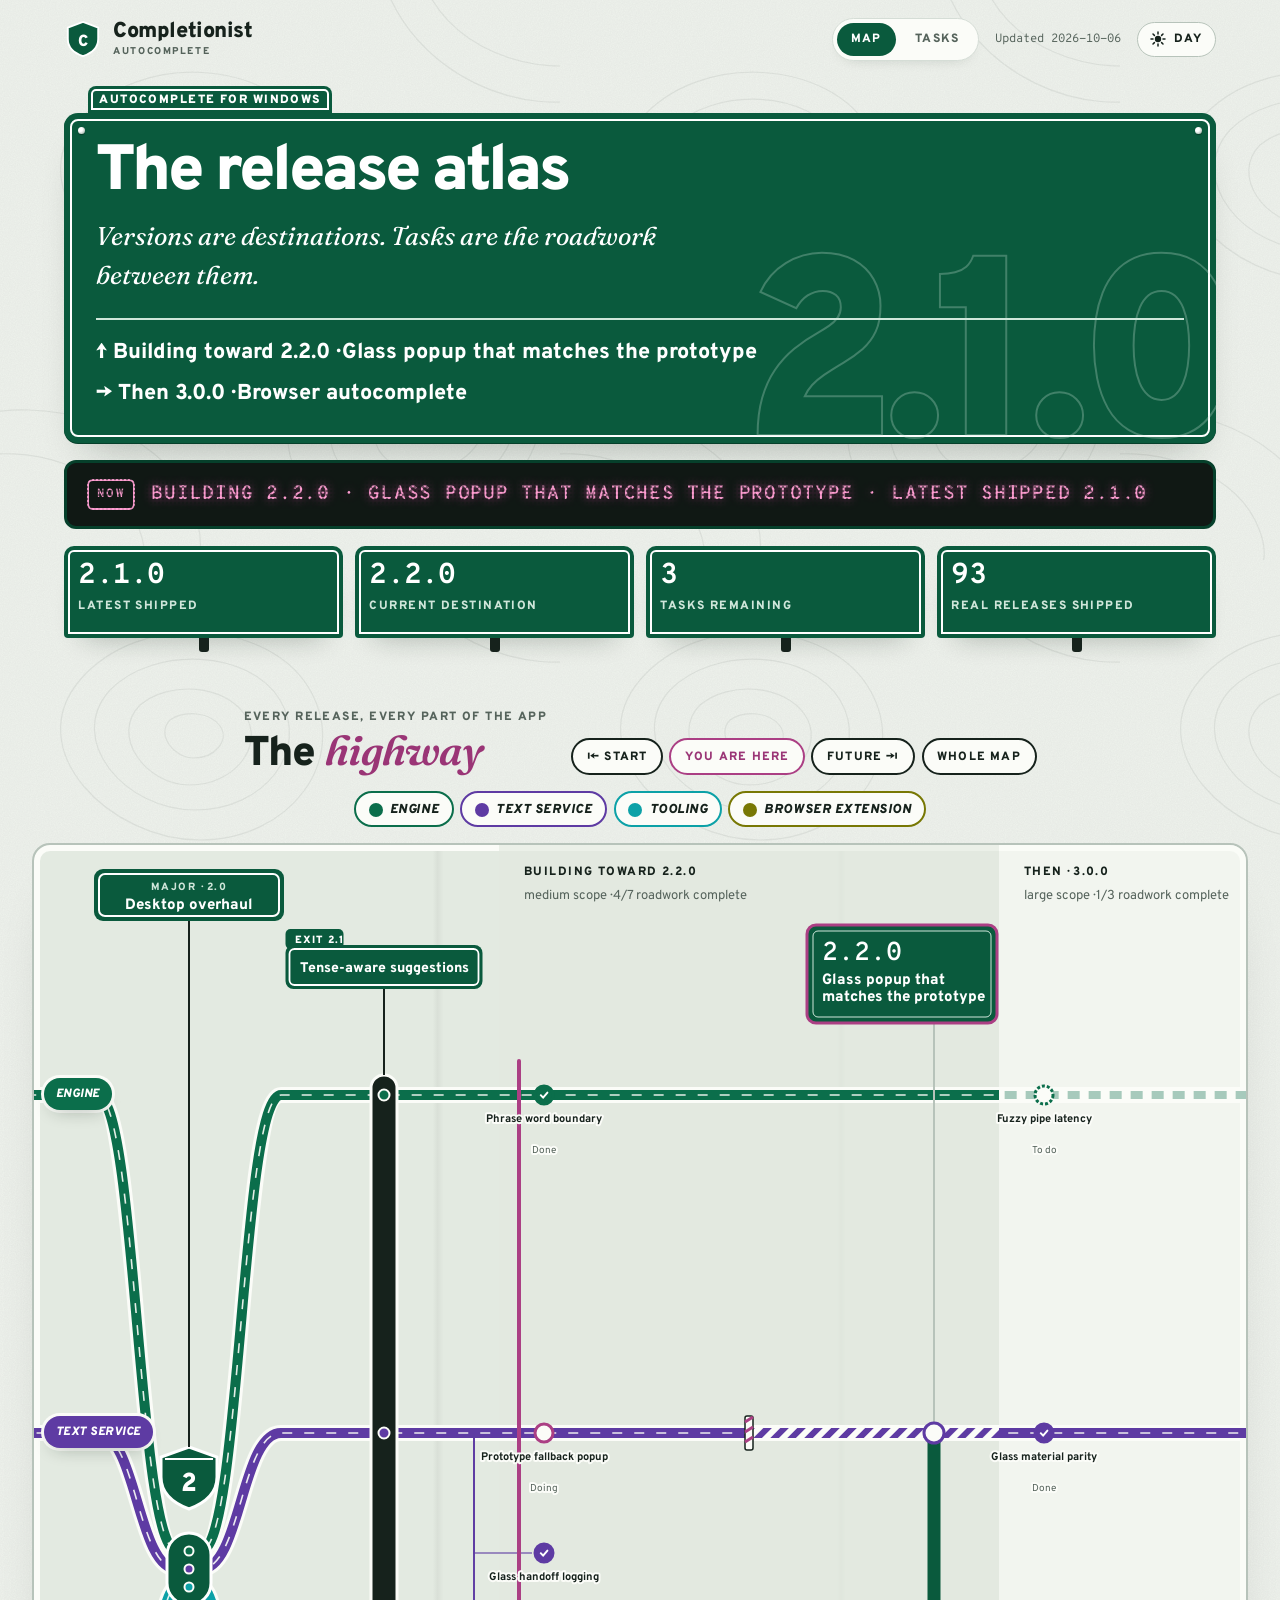
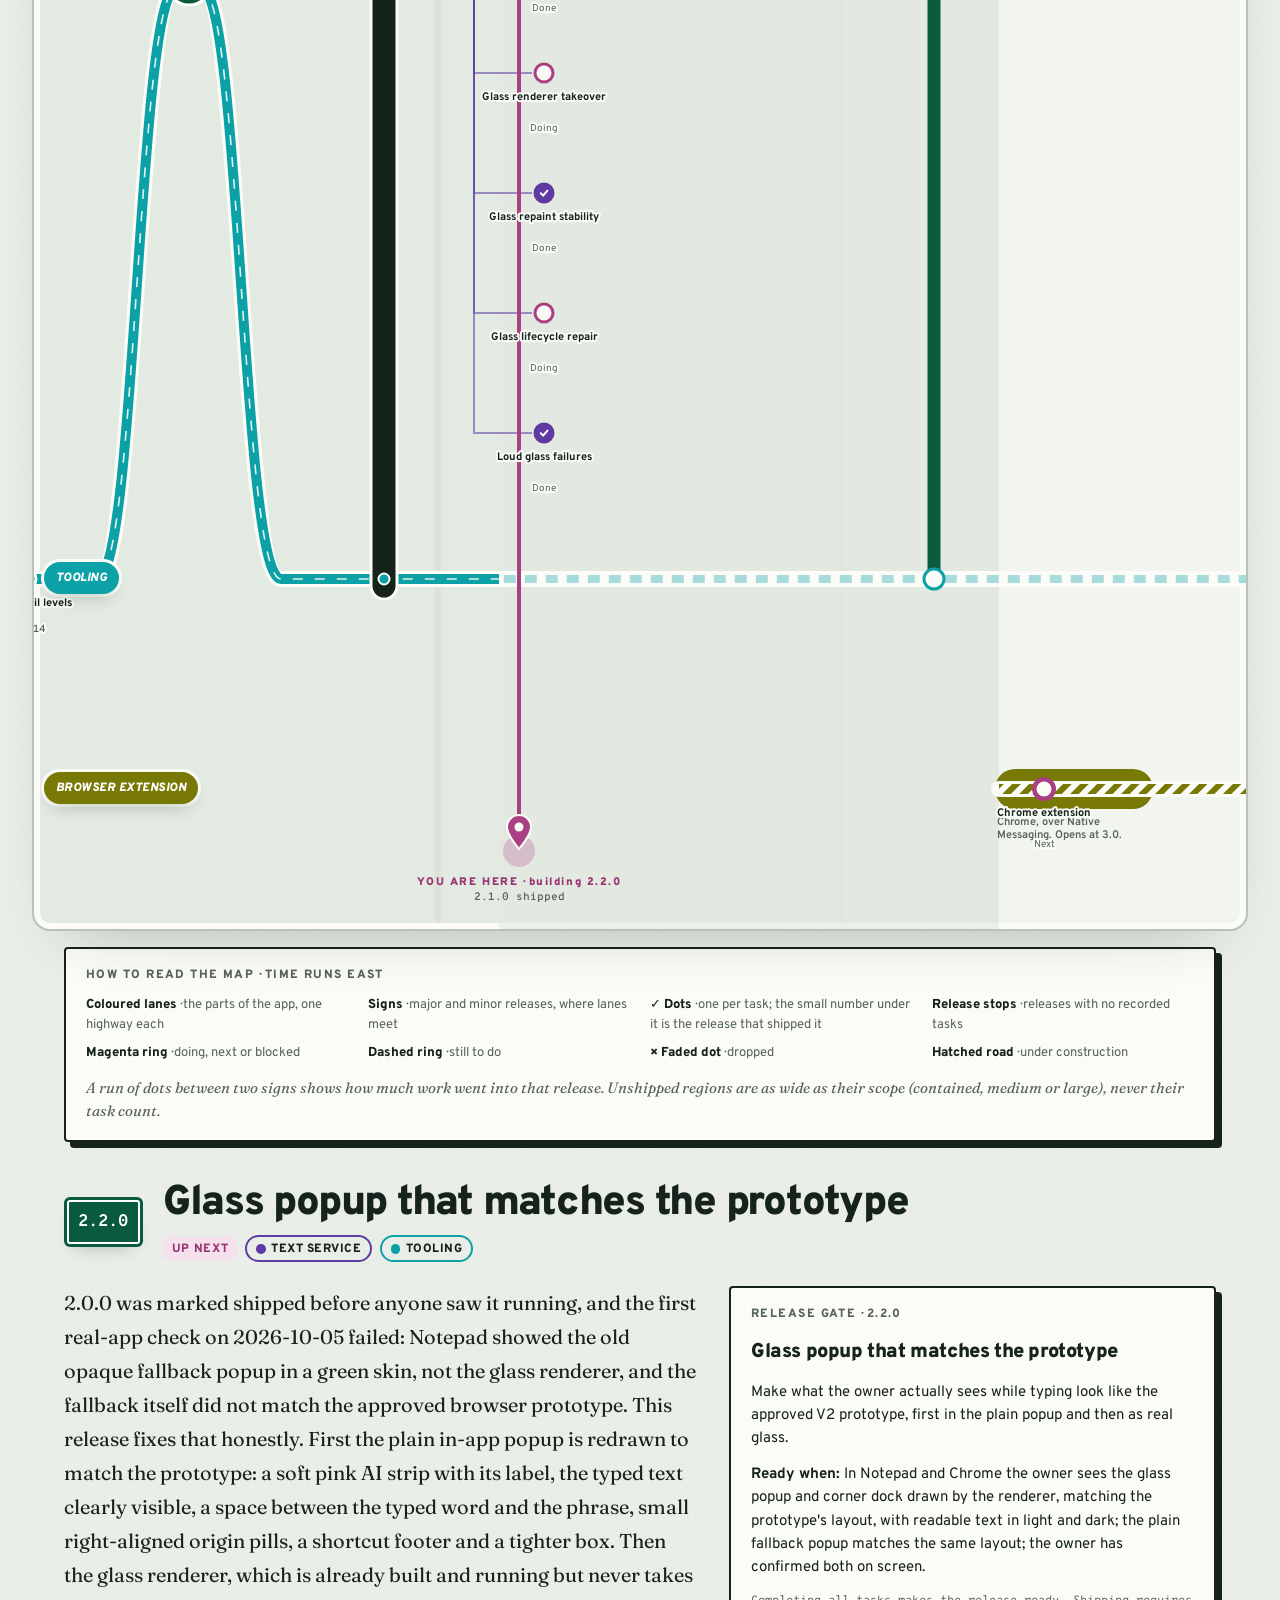
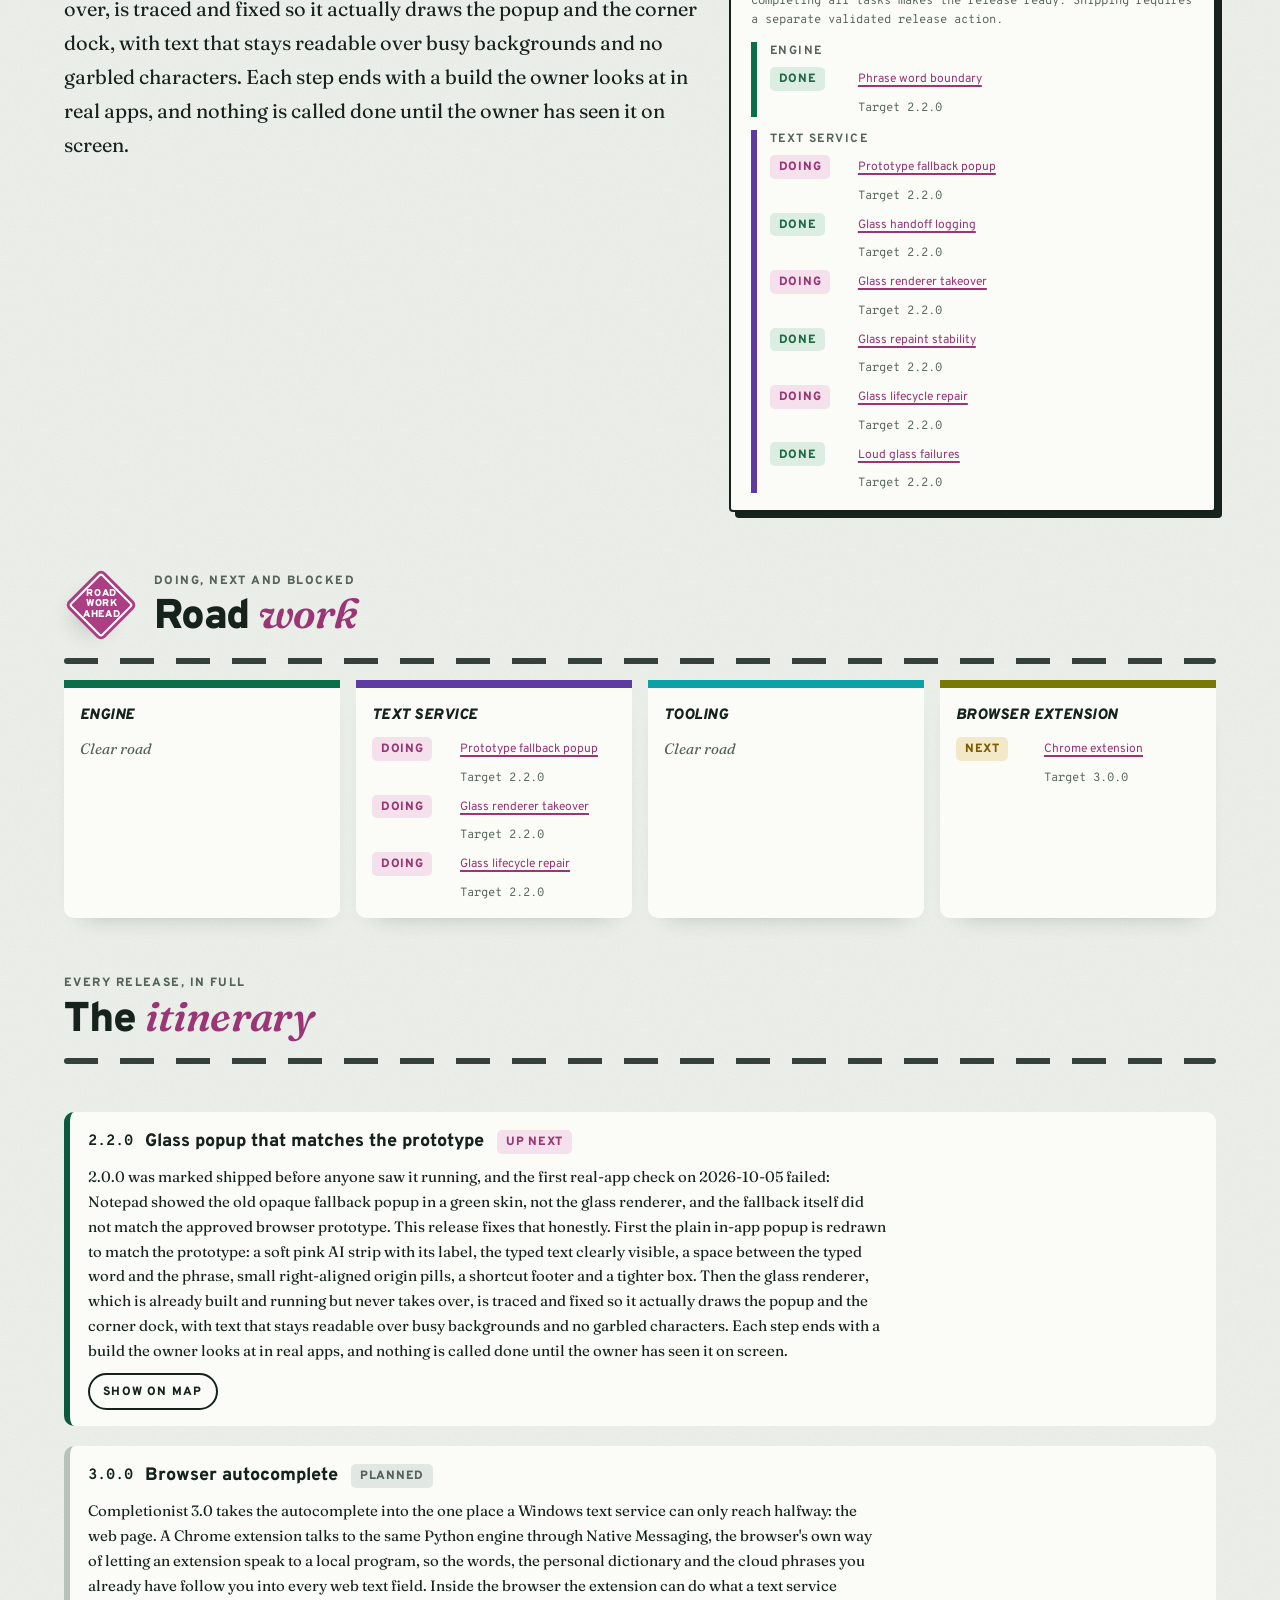
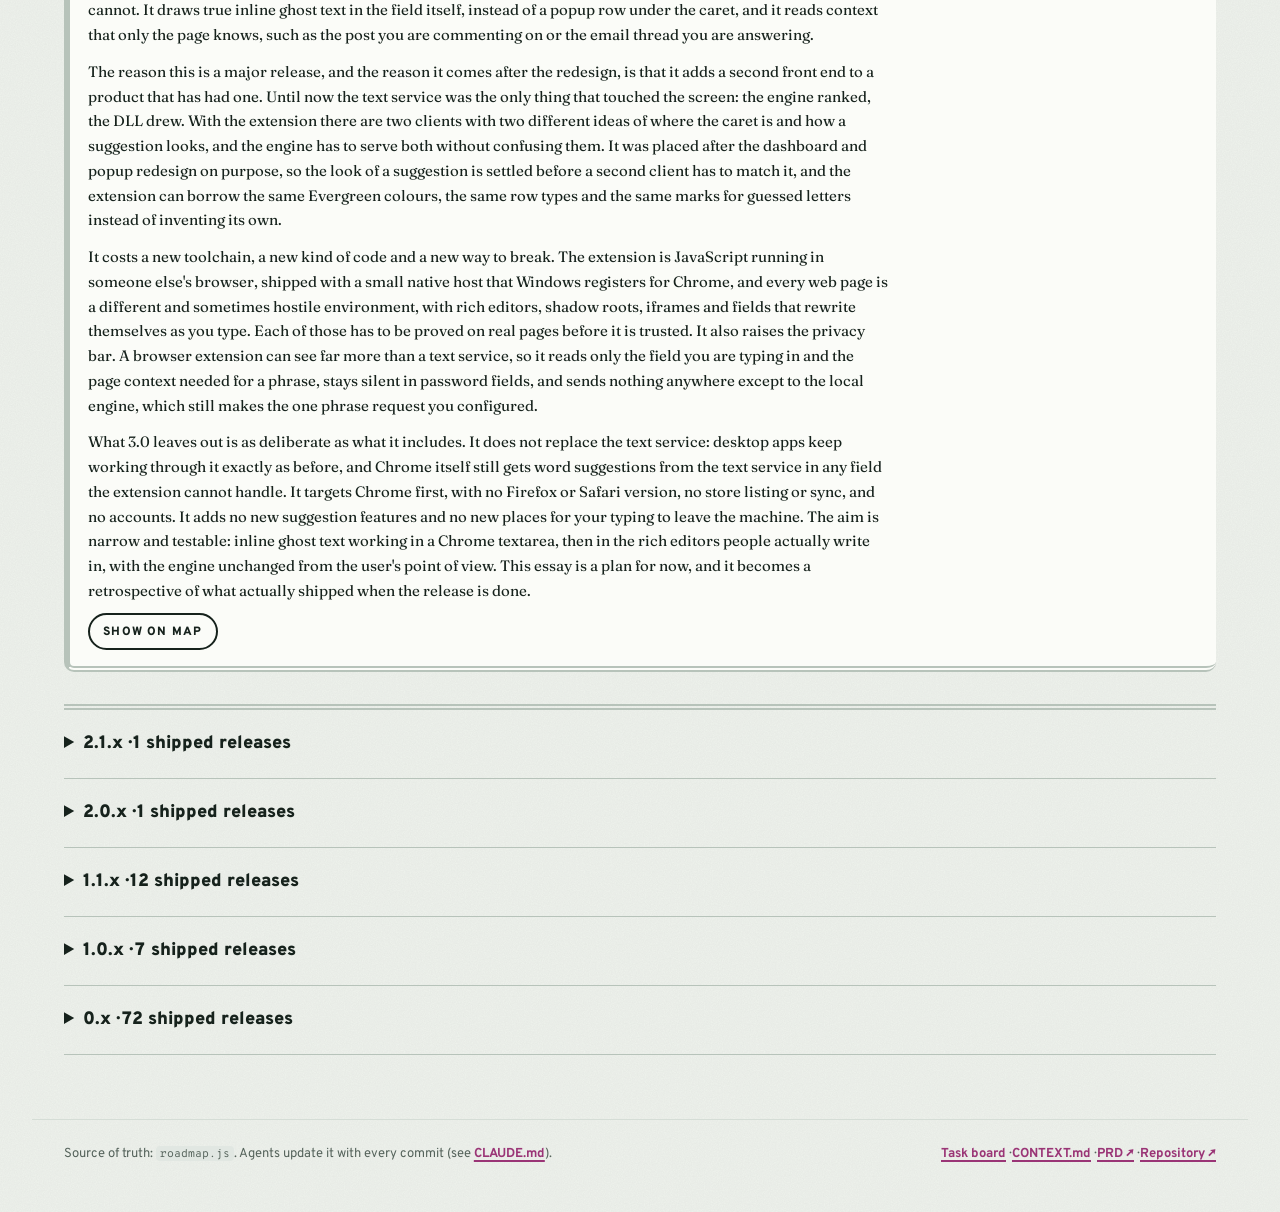
<file: docs/roadmap/index.html>
<!doctype html>
<html lang="en">
<head>
<meta charset="utf-8">
<meta name="viewport" content="width=device-width, initial-scale=1">
<title>Completionist Roadmap</title>
<link rel="preconnect" href="https://fonts.googleapis.com">
<link rel="preconnect" href="https://fonts.gstatic.com" crossorigin>
<link rel="stylesheet" href="https://fonts.googleapis.com/css2?family=Fraunces:ital,opsz,wght@0,9..144,400;0,9..144,600;0,9..144,900;1,9..144,400;1,9..144,600&family=Overpass:ital,wght@0,400;0,600;0,700;0,800;0,900;1,800;1,900&family=Overpass+Mono:wght@400;600;700&display=swap">
<link rel="stylesheet" href="theme.css">
<style>
.map-sec { display: grid; gap: 1rem; padding-block: 1rem 0; }
.map-ctl { display: flex; flex-wrap: wrap; gap: .4rem; }
.ctl { font-weight: 800; font-size: var(--fs-xs); letter-spacing: .1em; text-transform: uppercase; padding: .5rem .85rem .4rem; border-radius: 999px; border: 2px solid var(--ink); background: var(--surface); cursor: pointer; }
.ctl:hover { background: var(--ink); color: var(--paper); }
.ctl[aria-pressed="true"] { background: var(--sign); color: var(--sign-ink); border-color: var(--sign); }
.ctl-now { border-color: var(--accent); color: var(--accent-ink); }
.hw-chips { display: flex; flex-wrap: wrap; gap: .4rem; }
.hw-chip { display: inline-flex; align-items: center; gap: .45rem; font-weight: 900; font-style: italic; font-size: var(--fs-s); text-transform: uppercase; letter-spacing: .04em; padding: .4rem .8rem .3rem; border-radius: 999px; border: 2px solid var(--hw); color: var(--ink); background: var(--surface); cursor: pointer; }
.hw-chip i { width: 14px; height: 14px; border-radius: 50%; background: var(--hw); }
.hw-chip[aria-pressed="true"] { background: var(--hw); color: var(--sign-ink); }
.map-frame { position: relative; margin-inline: 16px; border-radius: 18px; border: 2px solid var(--line-strong); overflow: hidden;
  background: linear-gradient(90deg, transparent 32.9%, rgb(0 0 0 / .045) 33.3%, transparent 33.8%, transparent 66.2%, rgb(0 0 0 / .045) 66.6%, transparent 67%), var(--paper-2);
  box-shadow: 0 30px 60px -40px var(--shadow), inset 0 0 0 6px var(--surface); }
@media (min-width: 760px) { .map-frame { margin-inline: 32px; } }
.map-scroll { overflow-x: auto; overflow-y: hidden; overscroll-behavior-x: contain; cursor: grab; }
.map-scroll.dragging { cursor: grabbing; user-select: none; }
.map-scroll:focus-visible { outline-offset: -4px; }
.map-inner { position: relative; }
.map-inner svg { position: absolute; inset: 0; overflow: visible; }
.lane-tags { position: sticky; left: 0; width: 150px; z-index: 2; pointer-events: none; opacity: 0; transition: opacity .2s; }
.lane-tags.show { opacity: 1; }
.lane-tag { position: absolute; left: 10px; background: var(--hw); color: var(--sign-ink); font-weight: 900; font-style: italic; font-size: var(--fs-xs); text-transform: uppercase; letter-spacing: .04em; padding: .45rem .75rem .35rem; border-radius: 999px; box-shadow: 0 8px 18px -8px var(--shadow), 0 0 0 3px var(--surface); white-space: nowrap; }
.fit .map-scroll { overflow: hidden; cursor: default; }
.fit .map-inner { width: 100% !important; height: auto !important; }
.fit .map-inner svg { position: static; width: 100%; height: auto; }
.fit .lane-tags { display: none; }
.stn { cursor: pointer; outline: none; }
.stn .hit { transition: stroke .15s; }
.stn:hover .hit, .stn:focus-visible .hit { stroke: var(--ink); stroke-width: 2; stroke-dasharray: 3 3; }
.stn.on .hit { stroke: var(--accent); stroke-width: 3; stroke-dasharray: none; }
.dim { opacity: .18; transition: opacity .2s; }
.halo { transform-box: fill-box; transform-origin: center; animation: halo 1.8s ease-out infinite; }
@keyframes halo { from { opacity: .9; transform: scale(1); } to { opacity: 0; transform: scale(1.6); } }
.pin-pulse { transform-box: fill-box; transform-origin: center; animation: halo 2.2s ease-out infinite; }
.hero { display: grid; gap: 1.1rem; padding-block: .5rem 2.5rem; }
.hero .exit-tab { justify-self: start; margin-bottom: -1.1rem; margin-left: 1.5rem; position: relative; z-index: 1; }
.hero-sign { padding: clamp(1.75rem, 5vw, 3.5rem); overflow: hidden; display: grid; gap: .9rem; }
.hero-name { font-weight: 900; font-size: clamp(2.1rem, 9.6vw, 6.4rem); line-height: .9; letter-spacing: -.045em; overflow-wrap: anywhere; position: relative; }
.hero-tag { font-family: var(--serif); font-style: italic; font-size: clamp(1.1rem, 2.6vw, 1.6rem); max-width: 36rem; position: relative; }
.hero-ghost { position: absolute; right: -1rem; bottom: -3.5rem; font-weight: 900; font-size: clamp(7rem, 26vw, 16rem); line-height: 1; letter-spacing: -.06em; color: transparent; -webkit-text-stroke: 2px var(--sign-dim); opacity: .28; pointer-events: none; }
.hero-arrows { list-style: none; margin: .5rem 0 0; padding: 1rem 0 0; border-top: 2px solid var(--sign-dim); display: grid; gap: .45rem; font-weight: 800; font-size: clamp(1rem, 2.4vw, 1.35rem); position: relative; }
.vms { display: grid; grid-template-columns: auto 1fr; gap: 1rem; align-items: center; background: var(--vms); color: var(--vms-ink); border-radius: 12px; padding: 1rem 1.25rem; border: 3px solid var(--sign-deep); position: relative; overflow: hidden; }
.vms::after { content: ""; position: absolute; inset: 0; pointer-events: none; background: radial-gradient(circle, transparent 55%, var(--vms) 60%) 0 0 / 4px 4px; opacity: .55; }
.vms-lbl { font-family: var(--mono); font-weight: 700; font-size: var(--fs-xs); letter-spacing: .2em; text-transform: uppercase; border: 2px solid currentColor; border-radius: 6px; padding: .25rem .5rem; }
.vms-text { font-family: var(--mono); font-weight: 600; font-size: clamp(.95rem, 2.2vw, 1.2rem); text-transform: uppercase; letter-spacing: .04em; text-shadow: 0 0 10px var(--accent); overflow-wrap: anywhere; }
.posts { list-style: none; margin: 0; padding: 0 0 .9rem; display: grid; grid-template-columns: repeat(auto-fit, minmax(9.5rem, 1fr)); gap: .75rem; }
.post { background: var(--sign); color: var(--sign-ink); border-radius: 10px 10px 4px 4px; padding: 1rem .9rem 1.4rem; display: grid; gap: .35rem; outline: 2px solid var(--sign-ink); outline-offset: -6px; box-shadow: 0 18px 28px -20px var(--shadow); position: relative; }
.post::after { content: ""; position: absolute; left: 50%; bottom: -14px; width: 10px; height: 14px; margin-left: -5px; background: var(--ink); border-radius: 0 0 3px 3px; }
.post b { font-weight: 900; font-size: 2.3rem; line-height: 1; letter-spacing: -.03em; }
.post b small { font-size: .45em; opacity: .8; }
.post span { font-weight: 800; font-size: var(--fs-xs); letter-spacing: .12em; text-transform: uppercase; color: var(--sign-dim); }
.legend { margin-top: 1rem; display: grid; grid-template-columns: auto 1fr; gap: 1rem 1.5rem; padding: 1.1rem 1.25rem; background: var(--surface); border: 2px solid var(--ink); border-radius: 4px; box-shadow: 6px 6px 0 var(--ink); }
.key { list-style: none; margin: .6rem 0 0; padding: 0; display: grid; grid-template-columns: repeat(auto-fill, minmax(15rem, 1fr)); gap: .5rem 1.25rem; font-size: var(--fs-s); }
.key li { display: flex; align-items: center; gap: .6rem; }
.key svg { flex: none; overflow: visible; }
.key span { color: var(--muted); }
.key span b { color: var(--ink); font-weight: 800; }
.key-note { margin-top: .8rem; font-family: var(--serif); font-style: italic; color: var(--muted); }
@media (max-width: 640px) { .legend { grid-template-columns: 1fr; } .compass { display: none; } }
.mono { font-family: var(--mono); }
.hw-tag { display: inline-flex; align-items: center; gap: .35rem; font-weight: 800; font-size: var(--fs-xs); letter-spacing: .04em; text-transform: uppercase; padding: .15rem .55rem .1rem; border-radius: 999px; border: 2px solid var(--hw); }
.hw-tag i { width: .6rem; height: .6rem; border-radius: 50%; background: var(--hw); }
/* Travel guide */
.guide { padding-block: 2.5rem 1rem; }
.gd { display: grid; gap: 1.5rem; }
.gd-head { display: flex; align-items: center; gap: 1.25rem; flex-wrap: wrap; }
.gd-head h3 { font-weight: 900; font-size: clamp(1.6rem, 4vw, 2.6rem); line-height: 1.05; letter-spacing: -.03em; }
.gd-meta { display: flex; flex-wrap: wrap; align-items: center; gap: .5rem; margin-top: .6rem; }
.gd-meta time { font-family: var(--mono); font-size: var(--fs-xs); color: var(--muted); }
.plate { font-family: var(--mono); font-weight: 700; font-size: 1.05rem; background: var(--sign); color: var(--sign-ink); padding: .75rem .9rem; border-radius: 6px; outline: 2px solid var(--sign-ink); outline-offset: -5px; box-shadow: 0 10px 18px -12px var(--shadow); }
.exit-stack { display: grid; justify-items: start; }
.exit-sign { font-family: var(--mono); font-weight: 700; padding: 1.5rem 2rem .9rem; border-radius: 0 12px 12px 12px; }
.shield { flex: none; filter: drop-shadow(0 8px 10px var(--shadow)); }
.gd-body { display: grid; gap: 2rem; align-items: start; }
@media (min-width: 900px) { .gd-body.has-box { grid-template-columns: minmax(0, 1.3fr) minmax(0, 1fr); } }
.prose { font-family: var(--serif); font-size: 1.125rem; line-height: 1.7; }
.prose.big { font-size: 1.25rem; }
.drop::first-letter { font-family: var(--serif); font-weight: 900; float: left; font-size: 4.2em; line-height: .8; padding: .08em .12em 0 0; color: var(--sign); }
.essay { font-family: var(--serif); font-size: 1.05rem; line-height: 1.7; columns: 2 22rem; column-gap: 2.5rem; column-rule: 2px dashed var(--line-strong); }
.essay p + p { margin-top: 1em; }
.gd-count { font-family: var(--mono); font-size: var(--fs-xs); color: var(--muted); margin-top: .8rem; }
.g-list { list-style: none; margin: 1.25rem 0 0; padding: 0; display: grid; gap: .5rem; }
.g-box { background: var(--surface); border: 2px solid var(--ink); border-radius: 4px; box-shadow: 6px 6px 0 var(--ink); padding: 1.1rem 1.25rem; display: grid; gap: .8rem; }
.g-goal { font-weight: 900; font-size: 1.25rem; letter-spacing: -.02em; }
.g-done { font-size: var(--fs-s); }
.g-meter { display: grid; grid-template-columns: 8rem 1fr auto; gap: .6rem; align-items: center; font-size: var(--fs-xs); font-weight: 800; }
.g-group { border-left: 6px solid var(--hw); padding-left: .8rem; display: grid; gap: .4rem; }
.g-group h4 { font-size: var(--fs-xs); letter-spacing: .12em; text-transform: uppercase; color: var(--muted); }
.g-group ul, .work-col ul { list-style: none; margin: 0; padding: 0; display: grid; gap: .45rem; }
.g-task { display: grid; grid-template-columns: 5rem 3.2rem minmax(0, 1fr); gap: .5rem; align-items: baseline; font-size: var(--fs-s); }
.g-task a { font-size: var(--fs-xs); }
/* Road work */
.work { padding-block: 2.5rem 1rem; display: grid; gap: 1rem; }
.work-title { display: flex; align-items: center; gap: 1rem; }
.work-cols { display: grid; grid-template-columns: repeat(auto-fit, minmax(15rem, 1fr)); gap: 1rem; }
.work-col { border-top: 8px solid var(--hw); background: var(--surface); border-radius: 0 0 var(--r) var(--r); padding: 1rem; display: grid; gap: .6rem; align-content: start; box-shadow: 0 14px 24px -20px var(--shadow); }
.work-col h3 { font-weight: 900; font-style: italic; text-transform: uppercase; font-size: var(--fs-m); letter-spacing: .03em; }
.clear { font-family: var(--serif); font-style: italic; color: var(--muted); }
/* Itinerary */
.itinerary { padding-block: 2.5rem 1rem; display: grid; gap: 1rem; }
.itin-major { display: grid; gap: 1.25rem; padding-block: 2rem; border-bottom: 6px double var(--line-strong); }
.itin-head { display: flex; align-items: center; gap: 1rem; }
.itin-head h3 { font-weight: 900; font-size: clamp(1.4rem, 3.5vw, 2.1rem); letter-spacing: -.03em; }
.itin-rel { display: grid; gap: .6rem; padding: 1rem 1.1rem; background: var(--surface); border-radius: var(--r); border-left: 6px solid var(--line-strong); justify-items: start; scroll-margin-top: 1rem; }
.itin-minor { border-left-color: var(--sign); }
.itin-rel header { display: flex; flex-wrap: wrap; align-items: center; gap: .5rem .8rem; }
.itin-rel .ver { font-weight: 700; }
.itin-rel h4 { font-weight: 800; font-size: var(--fs-l); }
.itin-rel time { font-family: var(--mono); font-size: var(--fs-xs); color: var(--muted); }
.itin-text { font-family: var(--serif); line-height: 1.65; max-width: 50rem; }
.itin-text p + p { margin-top: .8em; }

.g-task { grid-template-columns: 5rem minmax(0,1fr); }
.g-task .meta { grid-column: 2; }
.itin-history { padding-block: 1.25rem; border-bottom: 1px solid var(--line-strong); }
.itin-history summary { cursor: pointer; font-weight: 900; font-size: var(--fs-l); }
.hero-name { font-size: clamp(2.1rem,6vw,4rem); }
.hero-sign { padding: 2rem; }
.legend { grid-template-columns: 1fr; }
.map-inner svg text { fill: var(--ink); }
.post b { font-family: var(--mono); font-size: 1.8rem; }
</style>
</head>
<body>
<header class="wrap">
  <div class="topbar">
    <a class="brand" href="index.html" aria-label="Completionist roadmap, map">
      <svg class="brand-mark" viewBox="0 0 40 40" aria-hidden="true"><path d="M20 2 36 8v12c0 9-7 15-16 18C11 35 4 29 4 20V8Z" style="fill:var(--sign);stroke:var(--sign-ink);stroke-width:2"/><text x="20" y="27" text-anchor="middle" style="fill:var(--sign-ink);font:900 17px var(--display)">C</text></svg>
      <span class="brand-word">Completionist<small>autocomplete</small></span>
    </a>
    <div class="topbar-side">
      <nav class="pages" aria-label="Roadmap pages"><a href="index.html" aria-current="page">Map</a><a href="tasks.html">Tasks</a></nav>
      <p class="meta">Updated <time id="updated">…</time></p>
      <button type="button" class="theme-btn" id="theme"></button>
    </div>
  </div>
</header>
<main>
  <section class="wrap hero" aria-label="Where Completionist is">
    <span class="exit-tab">Autocomplete for Windows</span>
    <div class="sign hero-sign"><span class="hero-ghost" id="hero-ghost" aria-hidden="true"></span>
      <h1 class="hero-name">The release atlas</h1><p class="hero-tag" id="hero-tag"></p><ul class="hero-arrows" id="hero-arrows"></ul></div>
    <div class="vms" role="status"><span class="vms-lbl">Now</span><p class="vms-text" id="vms-text"></p></div>
    <ul class="posts" id="posts" aria-label="Progress"></ul>
  </section>
  <section class="map-sec" aria-labelledby="map-h">
    <div class="wrap sec-head">
      <div class="sec-title"><span class="lbl">Every release, every part of the app</span><h2 id="map-h">The <em>highway</em></h2></div>
      <div class="map-ctl">
        <button type="button" class="ctl" id="go-start">⇤ Start</button>
        <button type="button" class="ctl ctl-now" id="go-now">You are here</button>
        <button type="button" class="ctl" id="go-end">Future ⇥</button>
        <button type="button" class="ctl" id="fit" aria-pressed="false">Whole map</button>
      </div>
    </div>
    <div class="wrap"><div class="hw-chips" id="hw-chips" aria-label="Spotlight a highway"></div></div>
    <div class="map-frame" id="map-frame">
      <div class="map-scroll" id="map-scroll" tabindex="0" role="region" aria-label="Highway map of every release. Scrolls sideways.">
        <div class="map-inner" id="map-inner">
          <div class="lane-tags" id="lane-tags" aria-hidden="true"></div>
          <svg id="map" role="group" aria-label="Releases on the highway map"></svg>
        </div>
      </div>
    </div>
  </section>
  <div class="wrap"><aside class="legend" id="legend" aria-label="Map key"></aside></div>
  <section class="wrap guide" id="guide" aria-live="polite" aria-label="Travel guide"></section>
  <section class="wrap work" aria-labelledby="work-h">
    <div class="sec-head"><div class="work-title"><div class="diamond" aria-hidden="true"><span><b>ROAD<br>WORK<br>AHEAD</b></span></div>
      <div class="sec-title"><span class="lbl">Doing, next and blocked</span><h2 id="work-h">Road <em>work</em></h2></div></div></div>
    <div class="lane-rule"></div><div class="work-cols" id="work-cols"></div>
  </section>
  <section class="wrap itinerary" aria-labelledby="itin-h">
    <div class="sec-head"><div class="sec-title"><span class="lbl">Every release, in full</span><h2 id="itin-h">The <em>itinerary</em></h2></div></div>
    <div class="lane-rule"></div><div id="itin"></div>
  </section>
</main>
<footer class="wrap site">
  <span>Source of truth: <code>roadmap.js</code>. Agents update it with every commit (see <a href="../../CLAUDE.md">CLAUDE.md</a>).</span>
  <span><a href="tasks.html">Task board</a> · <a href="../../CONTEXT.md">CONTEXT.md</a> · <a href="https://github.com/notnotnotnoone/typer/issues/1" target="_blank" rel="noopener">PRD ↗</a> · <a href="https://github.com/notnotnotnoone/typer" target="_blank" rel="noopener">Repository ↗</a></span>
</footer>
<script src="roadmap.js?schema=4"></script>
<script src="common.js?schema=4"></script>
<script src="map-layout.js?schema=4"></script>
<script src="map.js?schema=4"></script>
<script src="page.js?schema=4"></script>
</body>
</html>
</file>
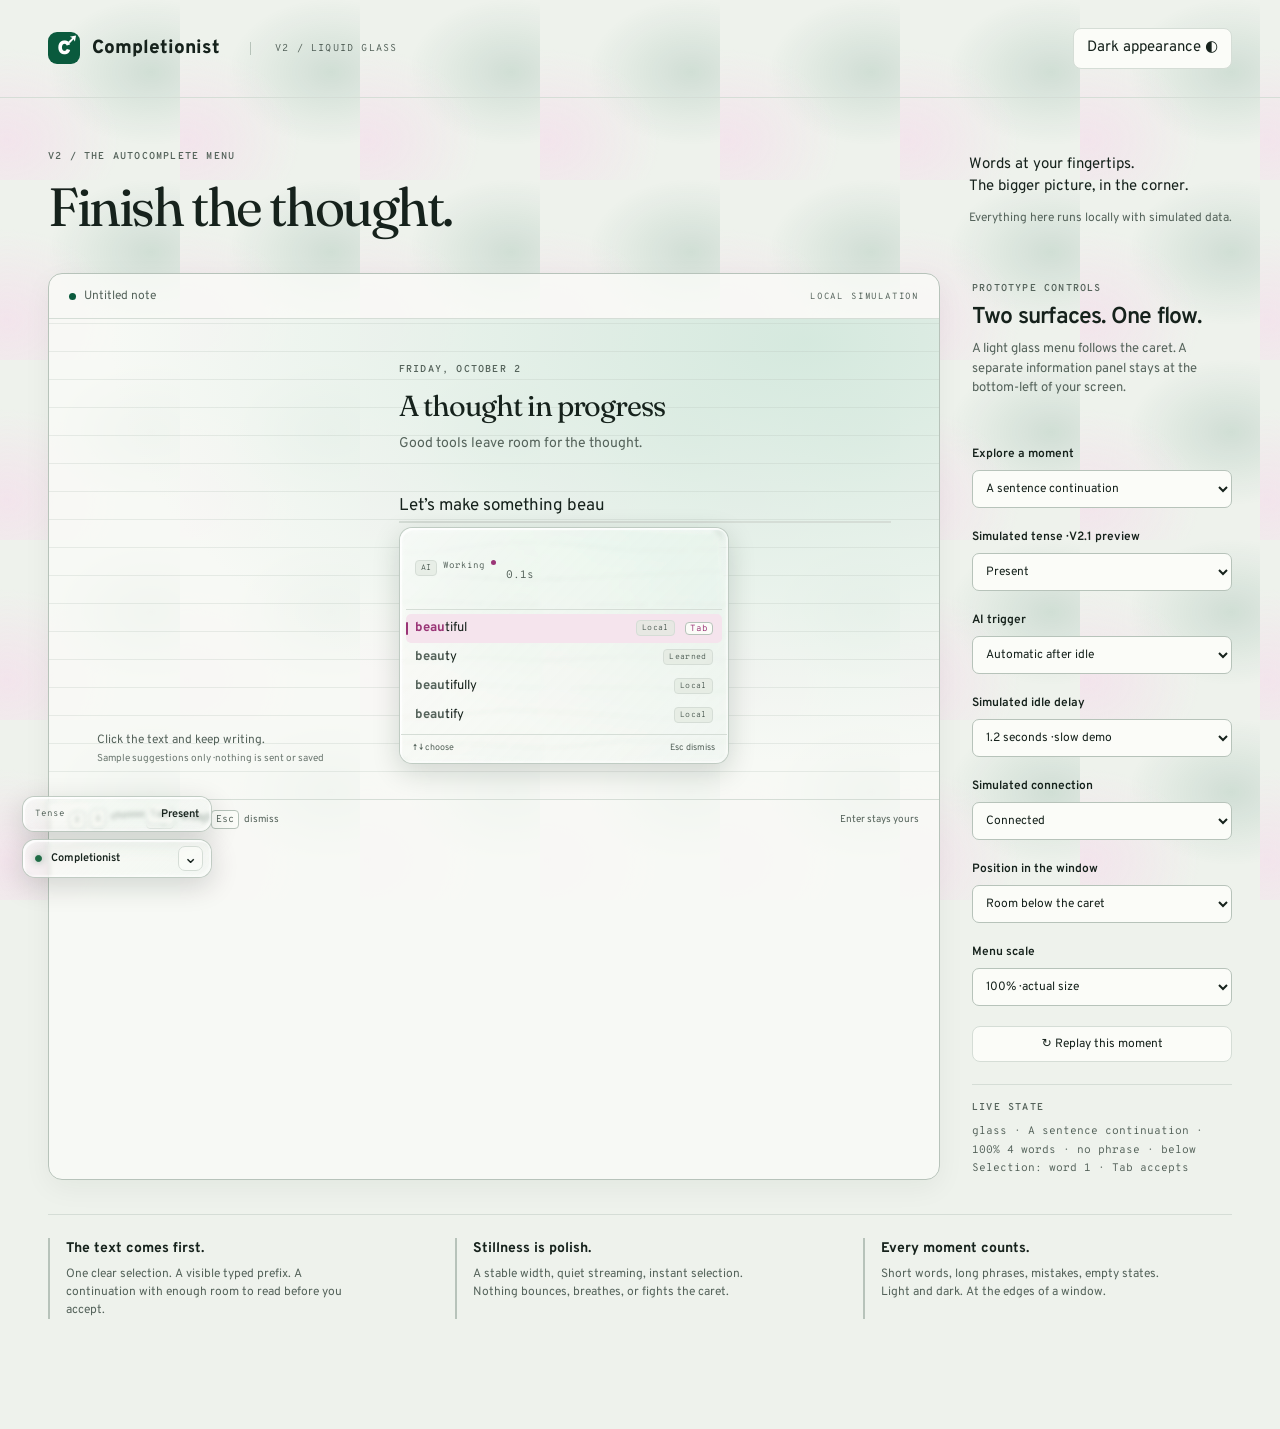
<file: tip/prototype/index.html>
<!doctype html>
<!-- Throwaway liquid-glass prototype. All AI, context, connection and tense data are simulated. -->
<html lang="en" data-theme="light">
<head>
  <meta charset="utf-8">
  <meta name="viewport" content="width=device-width,initial-scale=1">
  <title>Completionist · V2 autocomplete study</title>
  <link href="https://fonts.googleapis.com/css2?family=Fraunces:opsz,wght@9..144,400;9..144,600&family=Overpass:wght@400;500;600;700;800&family=Overpass+Mono:wght@400;600&display=swap" rel="stylesheet">
  <link rel="stylesheet" href="../../docs/roadmap/theme.css">
  <link rel="stylesheet" href="prototype.css">
  <script src="prototype.js" defer></script>
</head>
<body>
  <header class="masthead">
    <a class="wordmark" href="index.html"><span class="brand-symbol" aria-hidden="true">c<span>↗</span></span>Completionist<span class="edition">V2 / LIQUID GLASS</span></a>
    <button id="theme" type="button">Dark appearance ◐</button>
  </header>
  <main>
    <section class="intro">
      <div><p class="eyebrow">V2 / THE AUTOCOMPLETE MENU</p><h1>Finish the thought.</h1></div>
      <p class="intro-copy">Words at your fingertips.<br>The bigger picture, in the corner.<br><span>Everything here runs locally with simulated data.</span></p>
    </section>
    <div class="workbench">
      <section class="canvas" aria-label="Typing preview">
        <div class="canvas-bar"><span class="document-dot"></span><span>Untitled note</span><span class="canvas-label">LOCAL SIMULATION</span></div>
        <div id="stage" class="stage">
          <div class="note-heading"><p class="eyebrow">FRIDAY, OCTOBER 2</p><h2>A thought in progress</h2><p>Good tools leave room for the thought.</p></div>
          <div id="editor" contenteditable="true" role="textbox" aria-label="Try autocomplete here" aria-multiline="true" spellcheck="false" aria-controls="popup">Let’s make something beau</div>
          <div id="popup" class="popup" role="listbox" aria-label="Completion suggestions"></div>
          <div class="stage-note">Click the text and keep writing.<br><span>Sample suggestions only · nothing is sent or saved</span></div>
        </div>
        <div class="canvas-footer"><span><kbd>↑</kbd> <kbd>↓</kbd> choose <kbd>Tab</kbd> accept <kbd>Esc</kbd> dismiss</span><span>Enter stays yours</span></div>
      </section>
      <aside class="inspector">
        <p class="eyebrow">PROTOTYPE CONTROLS</p><h2>Two surfaces. One flow.</h2><p id="direction-copy">A light glass menu follows the caret. A separate information panel stays at the bottom-left of your screen.</p>
        <div class="control-group"><label for="scenario">Explore a moment</label><select id="scenario">
          <option value="word">Completing a word</option><option value="phrase">A sentence continuation</option><option value="correction">A typo correction</option><option value="next">After a space</option><option value="long">A long continuation</option><option value="empty">No suggestions</option><option value="paused">Paused / silent</option>
        </select></div>
        <div class="control-group"><label for="tense">Simulated tense · V2.1 preview</label><select id="tense"><option>Present</option><option>Past</option><option>Future</option><option>Uncertain / mixed</option></select></div>
        <div class="control-group"><label for="trigger">AI trigger</label><select id="trigger"><option value="auto">Automatic after idle</option><option value="manual">Manual · Ctrl+Space</option></select></div>
        <div class="control-group"><label for="delay">Simulated idle delay</label><select id="delay"><option value="1200">1.2 seconds · slow demo</option><option value="350">0.35 seconds · engine default</option><option value="2000">2 seconds</option></select></div>
        <div class="control-group"><label for="connection">Simulated connection</label><select id="connection"><option value="online">Connected</option><option value="offline">Offline · local words available</option></select></div>
        <div class="control-group"><label for="placement">Position in the window</label><select id="placement"><option value="normal">Room below the caret</option><option value="bottom">Near the bottom edge</option><option value="right">Near the right edge</option></select></div>
        <div class="control-group"><label for="scale">Menu scale</label><select id="scale"><option value="1">100% · actual size</option><option value="1.5">150% · closer look</option><option value="2">200% · closer look</option></select></div>
        <button class="replay" id="replay" type="button">↻ Replay this moment</button>
        <div class="state"><p class="eyebrow">LIVE STATE</p><p id="state" role="status" aria-live="polite"></p></div>
      </aside>
    </div>
    <section class="principles" aria-label="Design principles">
      <article><h3>The text comes first.</h3><p>One clear selection. A visible typed prefix. A continuation with enough room to read before you accept.</p></article>
      <article><h3>Stillness is polish.</h3><p>A stable width, quiet streaming, instant selection. Nothing bounces, breathes, or fights the caret.</p></article>
      <article><h3>Every moment counts.</h3><p>Short words, long phrases, mistakes, empty states. Light and dark. At the edges of a window.</p></article>
    </section>
  </main>
  <aside id="info-panel" class="info-panel" aria-label="Completionist information">
    <div id="info-body" class="info-body glass">
      <span class="tense-label">Tense</span><strong id="tense-value">Present</strong>
    </div>
    <div class="info-dock glass"><span id="connection-light" class="connection-light" role="img" aria-label="Connected" title="Connected"></span><span class="dock-brand">Completionist</span><button id="minimize" type="button" aria-expanded="true" aria-controls="info-body" aria-label="Minimize information panel">⌄</button></div>
  </aside>
  <svg class="glass-filter" aria-hidden="true" width="0" height="0"><defs><filter id="glass-distortion" x="-10%" y="-10%" width="120%" height="120%" color-interpolation-filters="sRGB"><feTurbulence type="fractalNoise" baseFrequency=".008 .025" numOctaves="1" seed="17" result="noise"/><feGaussianBlur in="noise" stdDeviation="2" result="softMap"/><feDisplacementMap in="SourceGraphic" in2="softMap" scale="22" xChannelSelector="R" yChannelSelector="G"/></filter></defs></svg>
</body>
</html>
</file>
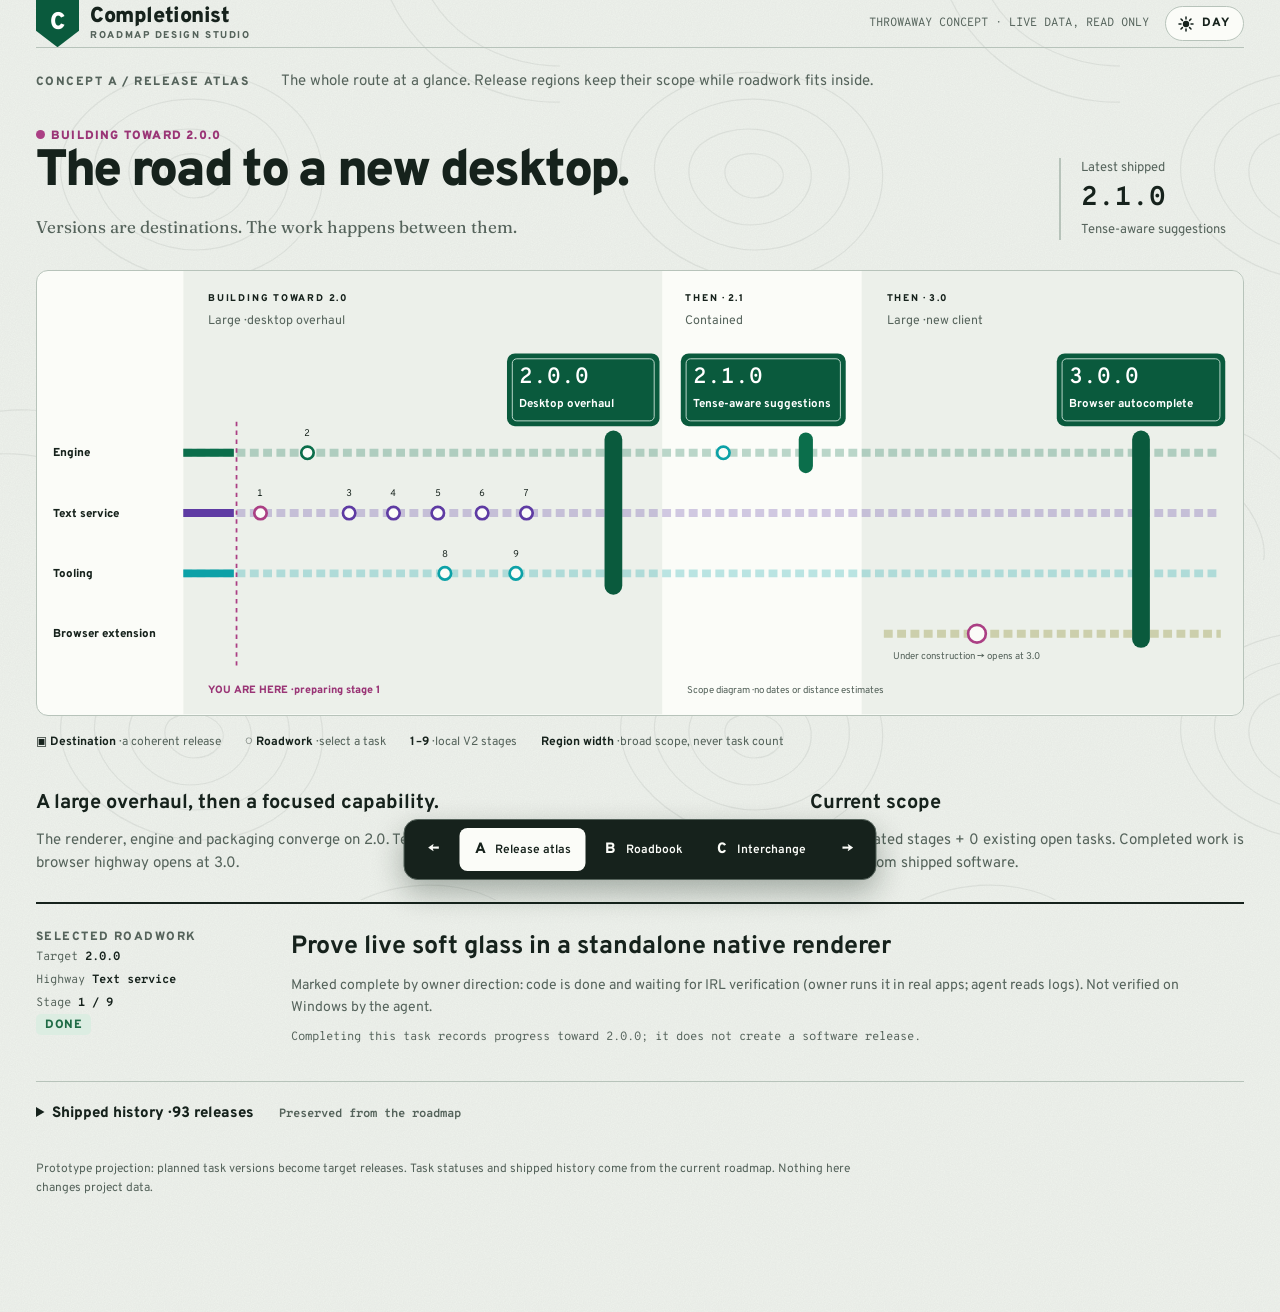
<file: docs/roadmap/prototype-concepts.html>
<!doctype html>
<!-- Throwaway: three roadmap concepts using the live source read-only; ?variant=A|B|C. -->
<html lang="en" data-theme="light">
<head>
  <meta charset="utf-8"><meta name="viewport" content="width=device-width,initial-scale=1">
  <title>Completionist · Roadmap concepts</title>
  <link href="https://fonts.googleapis.com/css2?family=Fraunces:opsz,wght@9..144,400;9..144,600&family=Overpass:wght@400;600;700;800;900&family=Overpass+Mono:wght@400;600&display=swap" rel="stylesheet">
  <link rel="stylesheet" href="theme.css"><link rel="stylesheet" href="prototype-concepts.css">
</head>
<body>
  <header class="shell topbar">
    <a class="brand" href="index.html"><span class="brand-shield">C</span><span class="brand-word">Completionist<small>Roadmap design studio</small></span></a>
    <div class="topbar-side"><span class="meta">THROWAWAY CONCEPT · LIVE DATA, READ ONLY</span><button class="theme-btn" id="theme">Night</button></div>
  </header>
  <main class="shell">
    <div class="concept-caption"><span id="concept-number" class="lbl"></span><p id="concept-description"></p></div>
    <div id="concept"></div>
    <section class="inspection" aria-live="polite" aria-label="Selected roadwork"><div id="inspection"></div></section>
    <details class="history"><summary>Shipped history <span id="history-count"></span><span class="meta">Preserved from the roadmap</span></summary><div id="history-list"></div></details>
    <p class="prototype-note">Prototype projection: planned task versions become target releases. Task statuses and shipped history come from the current roadmap. Nothing here changes project data.</p>
  </main>
  <nav class="switcher" aria-label="Concept switcher"><button id="previous" aria-label="Previous concept">←</button><div class="switch-options"><button data-variant="A">A <span>Release atlas</span></button><button data-variant="B">B <span>Roadbook</span></button><button data-variant="C">C <span>Interchange</span></button></div><button id="next" aria-label="Next concept">→</button></nav>
  <script src="roadmap.js?schema=4"></script><script src="common.js?schema=4"></script><script src="prototype-concepts.js?schema=4"></script>
</body>
</html>
</file>
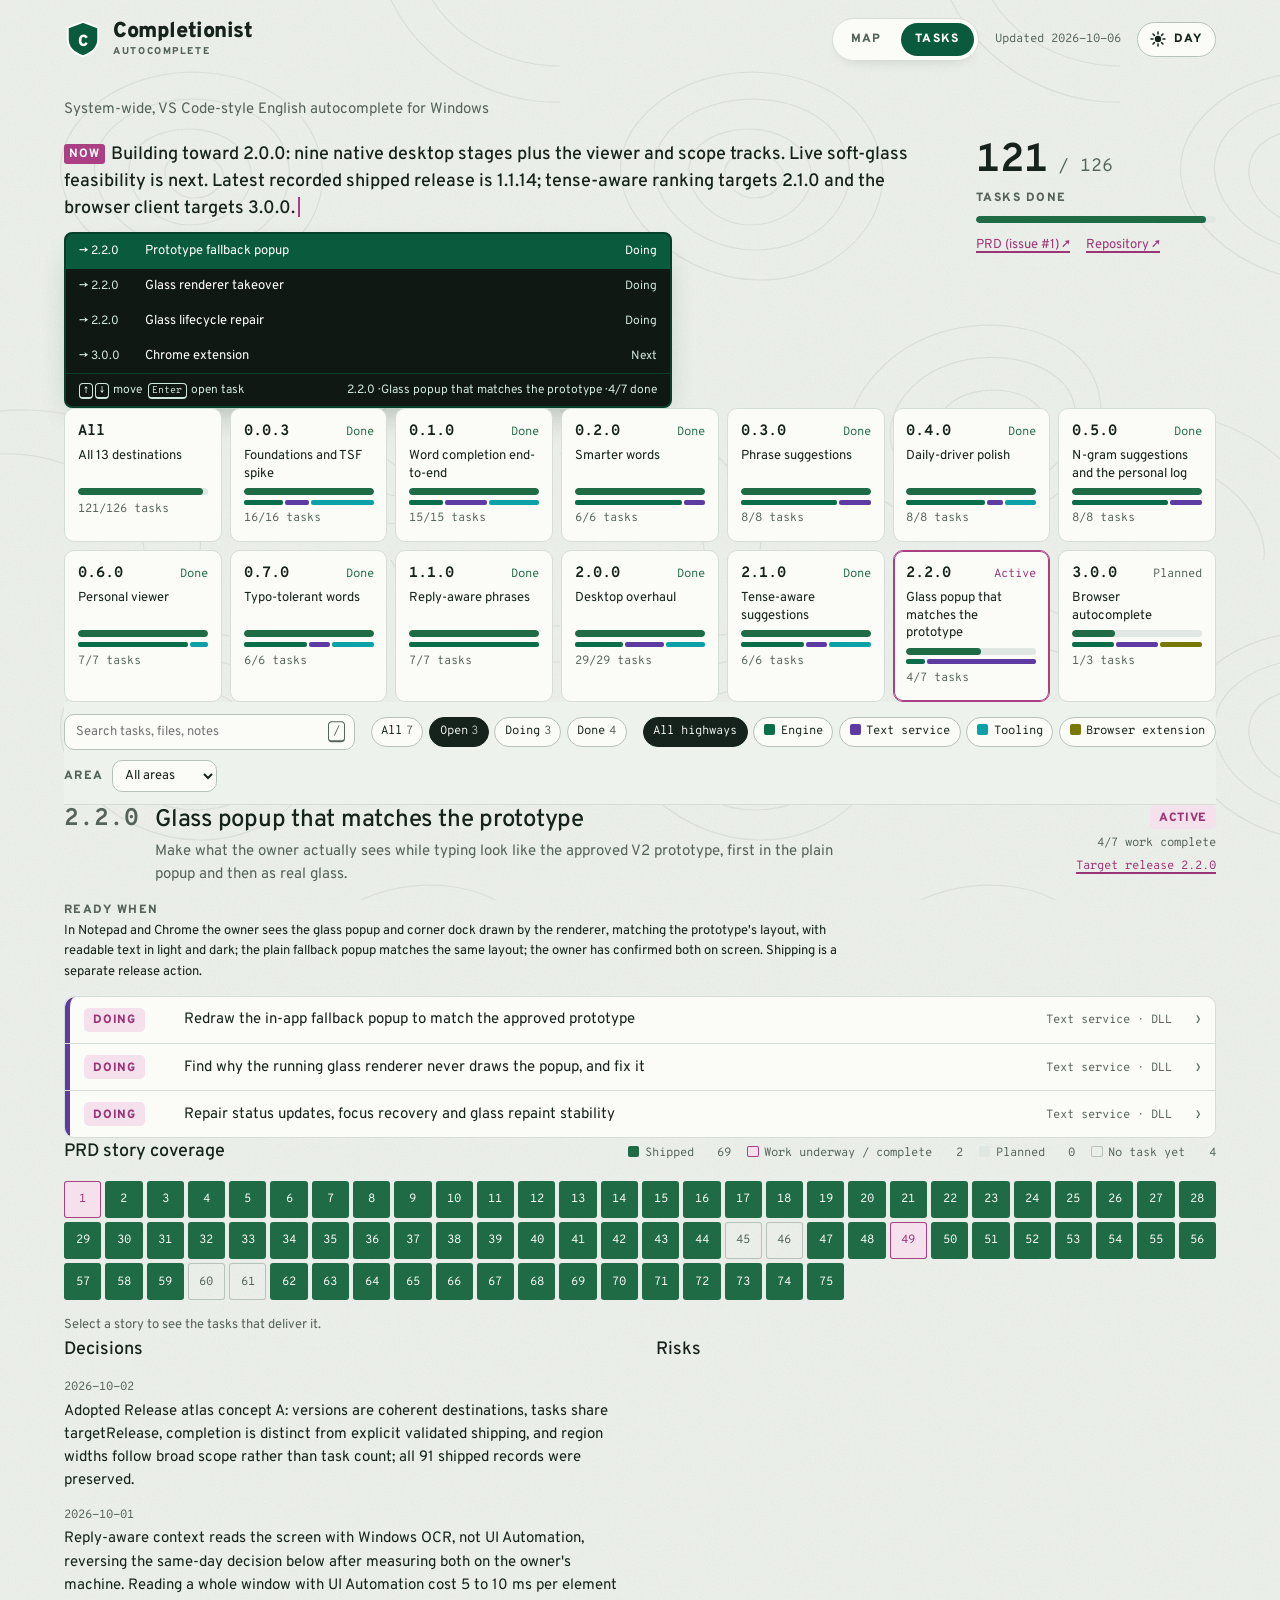
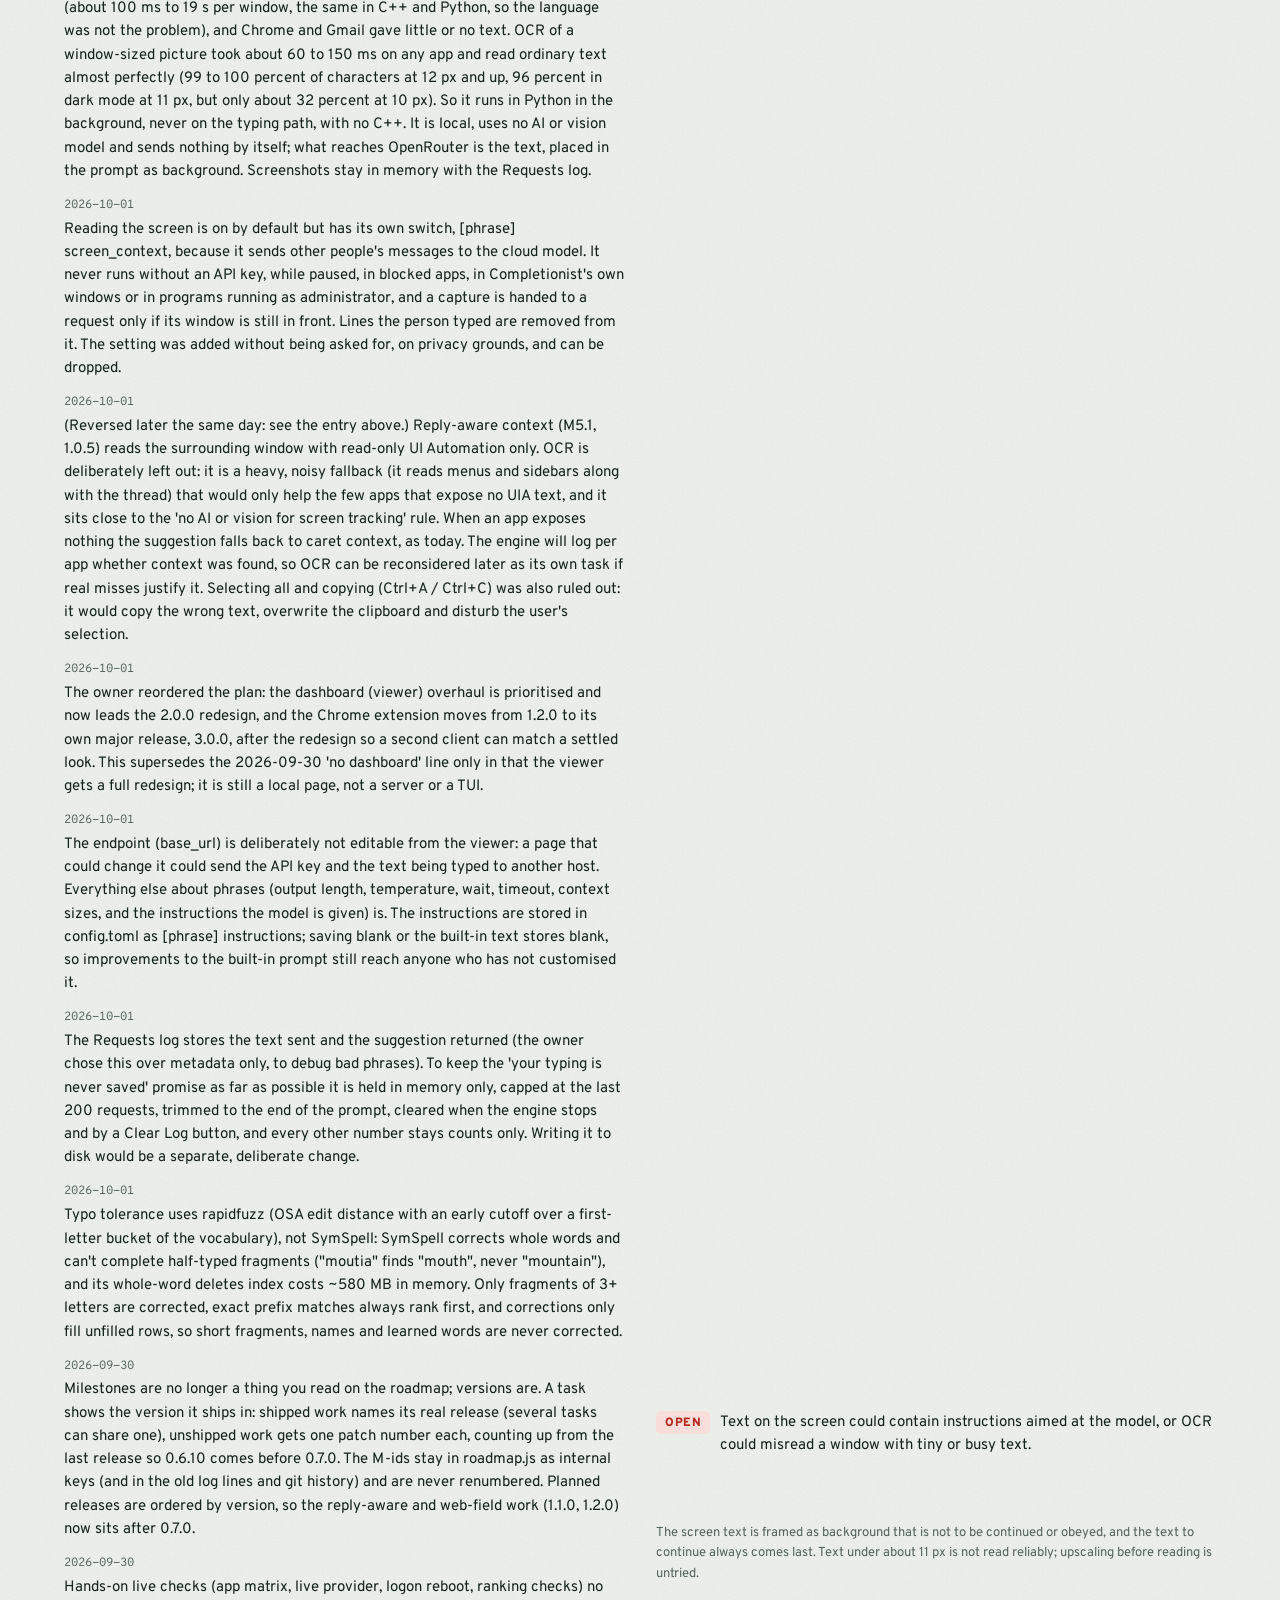
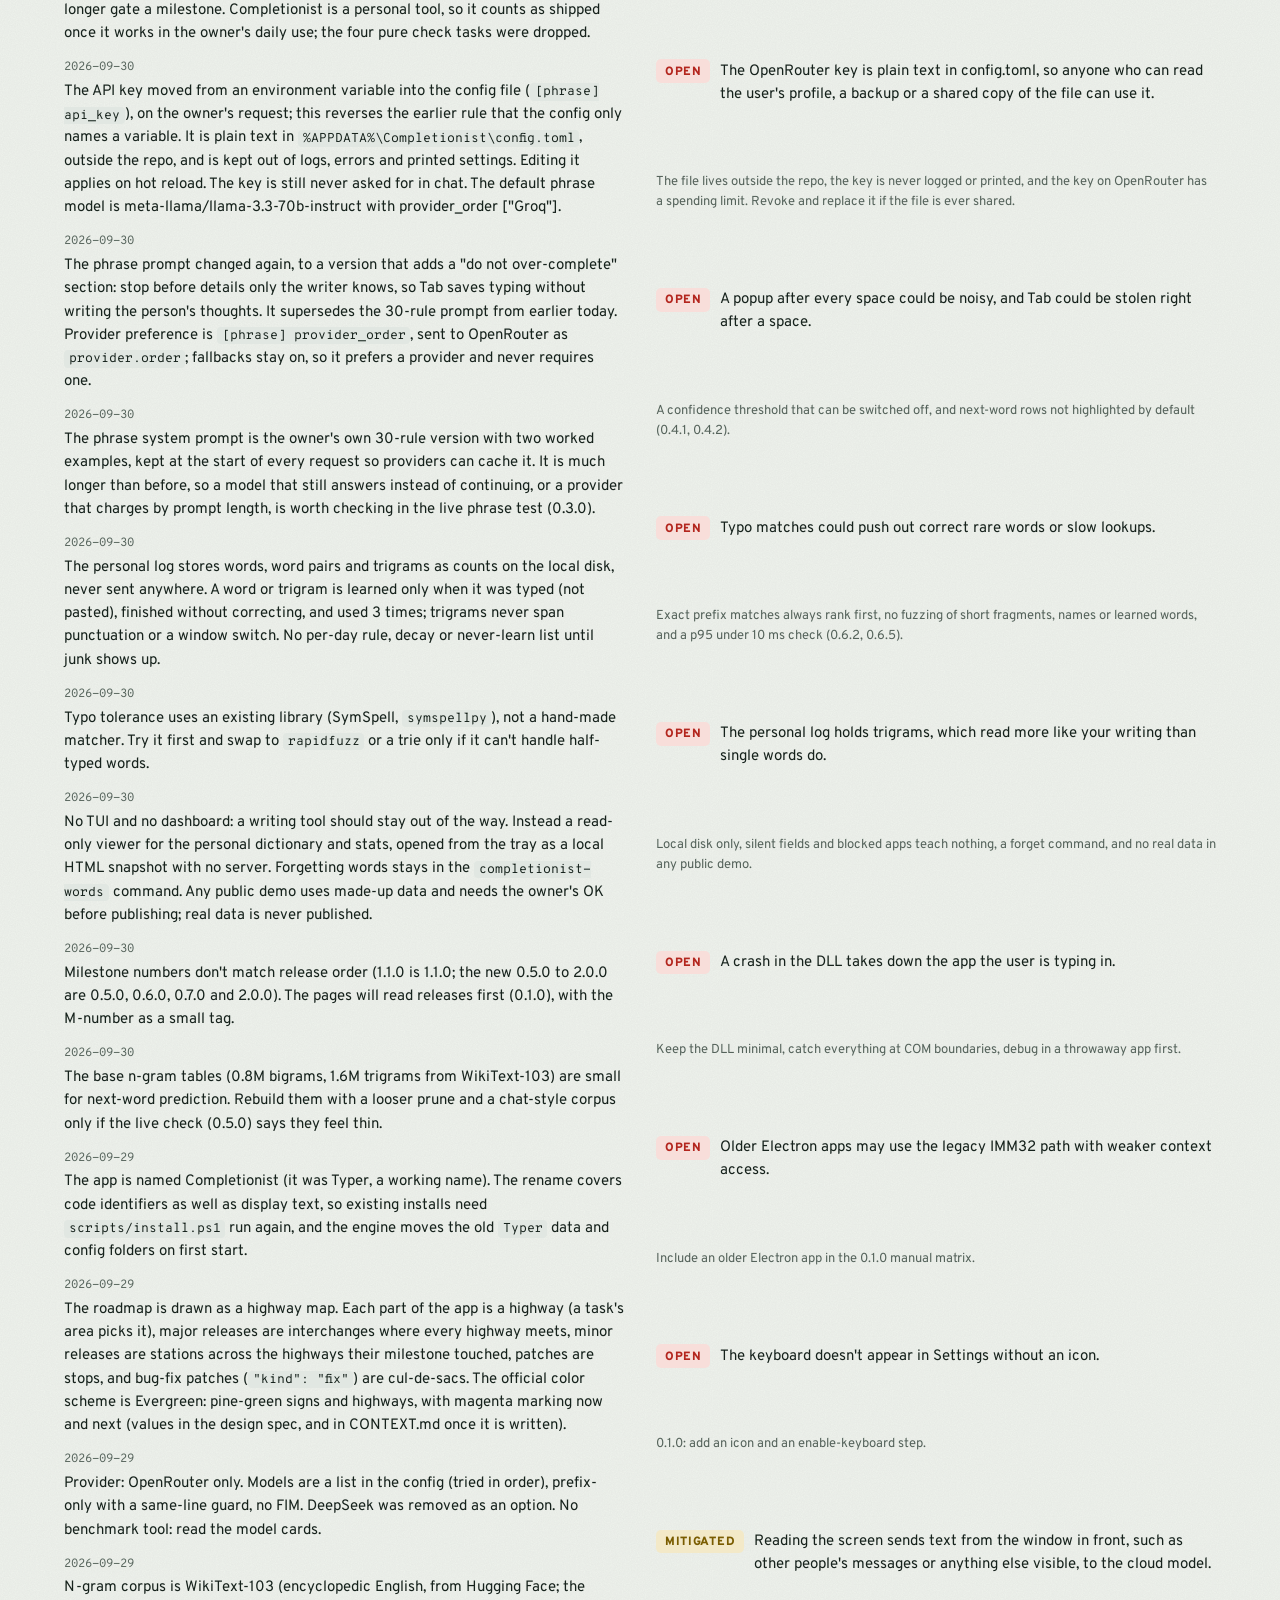
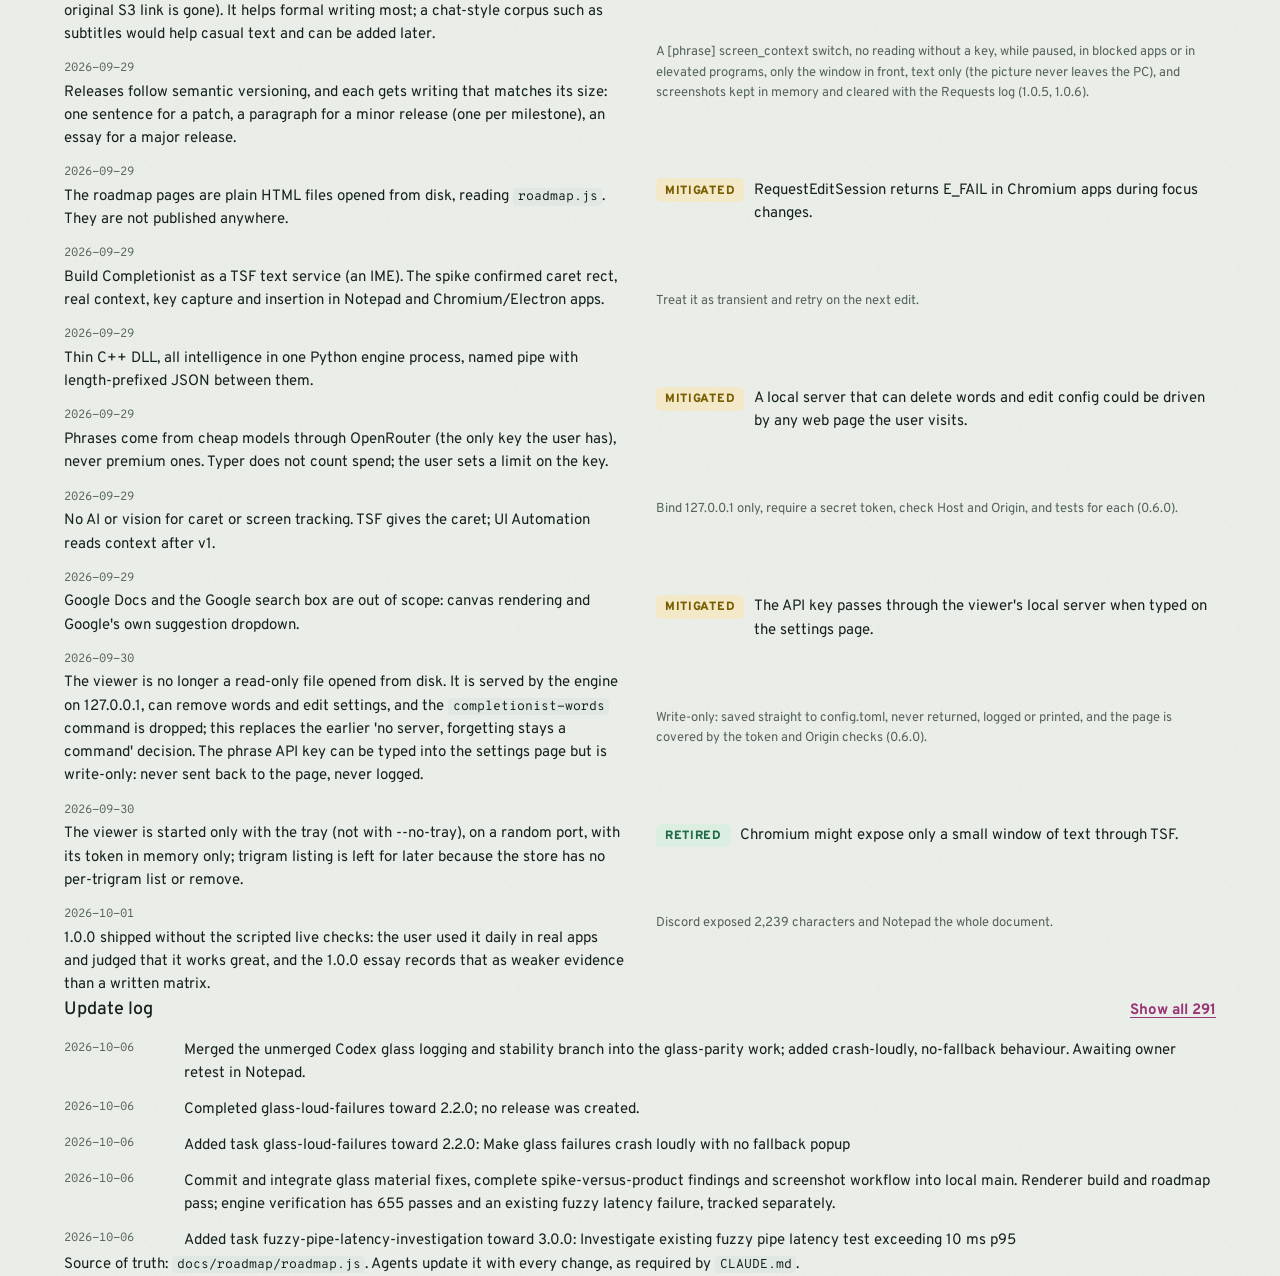
<file: docs/roadmap/tasks.html>
<!doctype html>
<html lang="en">
<head>
<meta charset="utf-8">
<meta name="viewport" content="width=device-width, initial-scale=1">
<title>Completionist Tasks</title>
<link rel="preconnect" href="https://fonts.googleapis.com">
<link rel="preconnect" href="https://fonts.gstatic.com" crossorigin>
<link rel="stylesheet" href="https://fonts.googleapis.com/css2?family=Fraunces:ital,opsz,wght@0,9..144,400;0,9..144,600;0,9..144,900;1,9..144,400;1,9..144,600&family=Overpass:ital,wght@0,400;0,600;0,700;0,800;0,900;1,800;1,900&family=Overpass+Mono:wght@400;600;700&display=swap">
<link rel="stylesheet" href="theme.css">
<style>
/* Layout: a caret line with a candidate-window popup ("what's next"), a milestone track that filters,
   sticky filters, milestone sections with expandable tasks, PRD story coverage, decisions/risks, update log. */

/* Hero */
.hero { display: grid; gap: 1.25rem; }
.tagline { color: var(--muted); max-width: 40rem; }
.hero-grid { display: grid; gap: 1.5rem; align-items: start; }
@media (min-width: 860px) { .hero-grid { grid-template-columns: minmax(0, 1fr) 15rem; gap: 3rem; } }
.now { min-width: 0; }
.caret-line { font-family: var(--display); font-size: var(--fs-l); line-height: 1.5; font-weight: 500; }
.now-lbl { display: inline-block; font-size: var(--fs-xs); letter-spacing: .06em; text-transform: uppercase; color: var(--on-accent); background: var(--accent); padding: .1em .45em; border-radius: 3px; margin-right: .5em; vertical-align: .2em; font-weight: 700; }
.caret { display: inline-block; width: 2px; height: 1.1em; background: var(--accent); vertical-align: -.18em; margin-left: 3px; animation: blink 1.06s steps(1) infinite; }
@keyframes blink { 50% { opacity: 0; } }
.pop { margin-top: .6rem; max-width: 38rem; background: var(--vms); color: var(--sign-ink); border: 2px solid var(--sign-deep); border-radius: 8px; box-shadow: 0 14px 32px -14px var(--shadow); font-family: var(--display); font-size: var(--fs-s); overflow: hidden; }
.pop-list { display: grid; }
.pop-row { display: grid; grid-template-columns: 3.4rem minmax(0, 1fr) auto; gap: .75rem; align-items: baseline; width: 100%; padding: .5rem .8rem; border: 0; background: transparent; color: var(--sign-ink); text-align: left; cursor: pointer; line-height: 1.45; }
.pop-row .pop-id, .pop-row .pop-st { color: var(--sign-dim); font-size: var(--fs-xs); }
.pop-row.hl { background: var(--sign); color: var(--sign-ink); }
.pop-row.hl .pop-id, .pop-row.hl .pop-st { color: var(--sign-ink); }
.pop-row:focus-visible { outline: 2px solid var(--sign-ink); outline-offset: -3px; }
.pop-foot { display: flex; flex-wrap: wrap; justify-content: space-between; gap: .25rem 1rem; padding: .4rem .8rem; border-top: 1px solid var(--sign-deep); color: var(--sign-dim); font-size: var(--fs-xs); }
.pop-foot kbd { margin-right: .15em; }
.pop-empty { padding: .6rem .8rem; color: var(--sign-dim); }
.overall { display: grid; gap: .5rem; }
.big { font-family: var(--mono); font-size: 2.5rem; font-weight: 700; line-height: 1; letter-spacing: -.03em; }
.big .of { font-size: var(--fs-l); color: var(--muted); font-weight: 400; letter-spacing: 0; }
.links { display: flex; flex-wrap: wrap; gap: .25rem 1rem; font-size: var(--fs-s); padding-top: .25rem; }

/* Milestone track */
.track { display: grid; grid-template-columns: repeat(auto-fill, minmax(9.75rem, 1fr)); gap: .5rem; }
.trk { display: grid; gap: .3rem; align-content: start; text-align: left; padding: .7rem .8rem .8rem; background: var(--surface); border: 1px solid var(--line); border-radius: var(--r); cursor: pointer; min-width: 0; }
.trk:hover { border-color: var(--line-strong); }
.trk[aria-pressed="true"] { border-color: var(--accent); box-shadow: inset 0 0 0 1px var(--accent); }
.trk-top { display: flex; justify-content: space-between; align-items: baseline; gap: .5rem; }
.trk-id { font-family: var(--mono); font-weight: 700; font-size: var(--fs-m); }
.trk-st { font-family: var(--mono); font-size: var(--fs-xs); }
.hw-strip { display:flex; gap:2px; height:5px; } .hw-strip i { border-radius:2px; }
.trk-title { font-size: var(--fs-s); line-height: 1.35; min-height: 2.7em; }
.trk-meta { font-family: var(--mono); font-size: var(--fs-xs); color: var(--muted); }
.st-active { color: var(--accent-ink); } .st-done { color: var(--ok); } .st-planned { color: var(--muted); }

/* Filters */
.filters { position: sticky; top: env(safe-area-inset-top, 0px); z-index: 5; background: var(--paper); padding-block: .75rem; border-bottom: 1px solid var(--line); display: flex; flex-wrap: wrap; gap: .6rem 1rem; align-items: center; }
.search { position: relative; flex: 1 1 14rem; min-width: 0; }
.search input { width: 100%; padding: .45rem 2.2rem .45rem .7rem; border: 1px solid var(--line-strong); border-radius: var(--r); background: var(--surface); color: var(--ink); font: inherit; font-size: var(--fs-s); }
.search kbd { position: absolute; right: .6rem; top: 50%; transform: translateY(-50%); color: var(--muted); font-size: var(--fs-xs); pointer-events: none; }
.chips { display: flex; flex-wrap: wrap; gap: .35rem; }
.chip { font-family: var(--mono); font-size: var(--fs-xs); padding: .3rem .6rem; border: 1px solid var(--line-strong); border-radius: 999px; background: var(--surface); cursor: pointer; }
.chip:hover { border-color: var(--muted); }
.chip[aria-pressed="true"] { background: var(--ink); color: var(--paper); border-color: var(--ink); }
.chip .sw { display:inline-block; width:.7rem; height:.7rem; border-radius:2px; margin-right:.35rem; vertical-align:-.05rem; }
.chip .n { opacity: .7; margin-left: .3em; }
.area { display: flex; align-items: center; gap: .5rem; }
.area select { font: inherit; font-size: var(--fs-s); padding: .4rem .5rem; border: 1px solid var(--line-strong); border-radius: var(--r); background: var(--surface); color: var(--ink); }
.story-chip { font-family: var(--mono); font-size: var(--fs-xs); display: inline-flex; gap: .4rem; align-items: center; padding: .3rem .4rem .3rem .6rem; border-radius: 999px; background: var(--accent-soft); color: var(--accent-ink); }
.story-chip button { border: 0; background: transparent; color: inherit; cursor: pointer; padding: 0 .2rem; font-size: var(--fs-s); line-height: 1; }

/* Milestone sections and tasks */
#tasks { display: grid; gap: 2.5rem; scroll-margin-top: 6rem; }
.ms { display: grid; gap: .9rem; }
.ms-head { display: grid; grid-template-columns: auto minmax(0, 1fr) auto; gap: .25rem 1rem; align-items: start; }
.ms-id { font-family: var(--mono); font-weight: 700; font-size: var(--fs-xl); line-height: 1.2; color: var(--muted); }
.ms-head h2 { font-family: var(--display); font-size: var(--fs-xl); font-weight: 500; line-height: 1.25; letter-spacing: -.01em; }
.goal { color: var(--muted); max-width: 44rem; margin-top: .3rem; }
.ms-side { display: grid; justify-items: end; gap: .3rem; }
.ms-side .pill { justify-self: end; }
.count, .ver-link { font-family: var(--mono); font-size: var(--fs-xs); color: var(--muted); font-variant-numeric: tabular-nums; }
.ver-link { color: var(--accent-ink); }
.done-when { font-size: var(--fs-s); max-width: 50rem; display: flex; flex-wrap: wrap; gap: .1rem .6rem; }
@media (max-width: 600px) { .ms-head { grid-template-columns: minmax(0, 1fr) auto; } .ms-id { grid-column: 1 / -1; } }
.tasks { list-style: none; margin: 0; padding: 0; background: var(--surface); border: 1px solid var(--line); border-radius: var(--r); overflow: hidden; }
.tasks > li + li { border-top: 1px solid var(--line); }
.task summary { list-style: none; cursor: pointer; display: grid; grid-template-columns: 5.4rem minmax(0, 1fr) 3.4rem auto 1rem; grid-template-areas: "pill title id area chev"; gap: .8rem; align-items: baseline; padding: .7rem .9rem; }
.task summary::-webkit-details-marker { display: none; }
.task summary:hover { background: var(--paper); }
.task summary:focus-visible { outline-offset: -3px; }
.task .pill { grid-area: pill; }
.t-id { grid-area: id; font-family: var(--mono); font-size: var(--fs-xs); color: var(--muted); opacity: .7; }
.t-title { grid-area: title; min-width: 0; }
.t-area { grid-area: area; font-family: var(--mono); font-size: var(--fs-xs); color: var(--muted); white-space: nowrap; }
.chev { grid-area: chev; color: var(--muted); font-family: var(--display); transition: transform .15s ease; justify-self: end; }
.task[open] .chev { transform: rotate(90deg); }
.task[open] summary .t-title { font-weight: 700; }
.task.is-dropped .t-title { text-decoration: line-through; color: var(--muted); }
@media (max-width: 600px) {
  .task summary { grid-template-columns: auto auto minmax(0, 1fr) 1rem; grid-template-areas: "pill id area chev" "title title title title"; row-gap: .35rem; }
  .t-area { justify-self: end; }
}
.task { border-left: 5px solid var(--hw); }
.tasks > li:first-child .task { border-top-left-radius: var(--r); }
.t-body { display: grid; gap: .7rem; padding: .1rem .9rem 1rem; margin-left: calc(5.4rem + .8rem); max-width: 48rem; }
@media (max-width: 600px) { .t-body { margin-left: 0; } }
.t-row { display: grid; gap: .3rem; }
.st-list { list-style: none; margin: 0; padding: 0; display: grid; gap: .2rem; font-size: var(--fs-s); }
.st-link { border: 0; background: transparent; color: var(--accent-ink); cursor: pointer; padding: 0; font-family: var(--mono); font-size: var(--fs-xs); text-decoration: underline; text-underline-offset: 2px; }
.refs { display: flex; flex-wrap: wrap; gap: .35rem; font-size: var(--fs-s); }
.empty { padding: 1.5rem; background: var(--surface); border: 1px dashed var(--line-strong); border-radius: var(--r); color: var(--muted); }

/* Coverage */
.block { display: grid; gap: .9rem; }
.block h2 { font-family: var(--display); font-size: var(--fs-l); font-weight: 500; }
.block-head { display: flex; flex-wrap: wrap; justify-content: space-between; align-items: baseline; gap: .5rem 1.5rem; }
.legend { display: flex; flex-wrap: wrap; gap: .3rem 1rem; font-size: var(--fs-xs); color: var(--muted); font-family: var(--mono); }
.legend span::before { content: ""; display: inline-block; width: .7rem; height: .7rem; border-radius: 2px; margin-right: .35rem; vertical-align: -.05rem; }
.lg-done::before { background: var(--ok); } .lg-partial::before { background: var(--accent-soft); box-shadow: inset 0 0 0 1px var(--accent); }
.lg-planned::before { background: var(--todo-soft); } .lg-none::before { box-shadow: inset 0 0 0 1px var(--line-strong); }
.cells { display: grid; grid-template-columns: repeat(auto-fill, minmax(2.25rem, 1fr)); gap: 4px; }
.cell { aspect-ratio: 1; max-width: 100%; border: 0; border-radius: 3px; font-family: var(--mono); font-size: var(--fs-xs); cursor: pointer; font-variant-numeric: tabular-nums; }
.c-done { background: var(--ok); color: var(--surface); }
.c-partial { background: var(--accent-soft); color: var(--accent-ink); box-shadow: inset 0 0 0 1px var(--accent); }
.c-planned { background: var(--todo-soft); color: var(--todo); }
.c-none { background: transparent; color: var(--muted); box-shadow: inset 0 0 0 1px var(--line-strong); }
.cell.sel { outline: 2px solid var(--ink); outline-offset: 1px; }
.cell-info { font-size: var(--fs-s); min-height: 1.6em; color: var(--muted); }
.cell-info strong { color: var(--ink); }

/* Decisions, risks, log */
.two { display: grid; gap: 2rem; }
@media (min-width: 860px) { .two { grid-template-columns: 1fr 1fr; } }
.plain { list-style: none; margin: 0; padding: 0; display: grid; gap: .8rem; }
.plain li { display: grid; gap: .2rem; min-width: 0; }
.plain time { font-family: var(--mono); font-size: var(--fs-xs); color: var(--muted); }
.risk-top { display: flex; gap: .6rem; align-items: baseline; }
.mit { font-size: var(--fs-s); color: var(--muted); }
.log li { grid-template-columns: 6.5rem minmax(0, 1fr); gap: 1rem; }
@media (max-width: 600px) { .log li { grid-template-columns: 1fr; gap: .1rem; } }
</style>
</head>
<body>
<div class="wrap">
  <header class="hero">
    <div class="topbar">
      <a class="brand" href="index.html" aria-label="Completionist roadmap, map">
        <svg class="brand-mark" viewBox="0 0 40 40" aria-hidden="true"><path d="M20 2 36 8v12c0 9-7 15-16 18C11 35 4 29 4 20V8Z" style="fill:var(--sign);stroke:var(--sign-ink);stroke-width:2"/><text x="20" y="27" text-anchor="middle" style="fill:var(--sign-ink);font:900 17px var(--display)">C</text></svg>
        <span class="brand-word">Completionist<small>autocomplete</small></span>
      </a>
      <div class="topbar-side">
        <nav class="pages" aria-label="Roadmap pages"><a href="index.html">Map</a><a href="tasks.html" aria-current="page">Tasks</a></nav>
        <p class="meta">Updated <time id="updated">…</time></p>
        <button type="button" class="theme-btn" id="theme"></button>
      </div>
    </div>
    <p class="tagline" id="tagline">System-wide, VS Code-style English autocomplete for Windows</p>
    <div class="hero-grid">
      <div class="now">
        <p class="caret-line"><span class="now-lbl">Now</span><span id="now-text">Loading the roadmap</span><span class="caret" aria-hidden="true"></span></p>
        <div class="pop" role="group" aria-label="Up next">
          <div class="pop-list" id="pop-list"><p class="pop-empty">Loading…</p></div>
          <div class="pop-foot"><span><kbd>↑</kbd><kbd>↓</kbd> move &nbsp;<kbd>Enter</kbd> open task</span><span id="pop-ms"></span></div>
        </div>
      </div>
      <aside class="overall" aria-label="Overall progress">
        <p class="big num"><span id="done-n">–</span><span class="of"> / <span id="total-n">–</span></span></p>
        <p class="lbl">Tasks done</p>
        <div class="meter"><i id="overall-bar"></i></div>
        <p class="links"><a id="prd" href="https://github.com/notnotnotnoone/typer/issues/1" target="_blank" rel="noopener">PRD (issue #1) ↗</a><a id="repo" href="https://github.com/notnotnotnoone/typer" target="_blank" rel="noopener">Repository ↗</a></p>
      </aside>
    </div>
  </header>

  <nav class="track" id="track" aria-label="Releases"></nav>

  <div class="filters" role="search">
    <label class="search"><input id="q" type="search" placeholder="Search tasks, files, notes" autocomplete="off" aria-label="Search tasks"><kbd>/</kbd></label>
    <div class="chips" id="status-chips" aria-label="Filter by status"></div>
    <div class="chips" id="hw-chips" aria-label="Filter by highway"></div>
    <label class="area"><span class="lbl">Area</span><select id="area"></select></label>
    <span id="story-filter"></span>
  </div>

  <main id="tasks" aria-live="polite"><p class="empty">Loading tasks…</p></main>

  <section class="block" aria-labelledby="cov-h">
    <div class="block-head">
      <h2 id="cov-h">PRD story coverage</h2>
      <div class="legend" id="legend"></div>
    </div>
    <div class="cells" id="cells"></div>
    <p class="cell-info" id="cell-info" aria-live="polite">Select a story to see the tasks that deliver it.</p>
  </section>

  <div class="two">
    <section class="block" aria-labelledby="dec-h"><h2 id="dec-h">Decisions</h2><ul class="plain" id="decisions"></ul></section>
    <section class="block" aria-labelledby="risk-h"><h2 id="risk-h">Risks</h2><ul class="plain" id="risks"></ul></section>
  </div>

  <section class="block" aria-labelledby="log-h">
    <div class="block-head"><h2 id="log-h">Update log</h2><button type="button" class="linkish" id="log-toggle" hidden></button></div>
    <ul class="plain log" id="log"></ul>
  </section>

  <footer>Source of truth: <code>docs/roadmap/roadmap.js</code>. Agents update it with every change, as required by <code>CLAUDE.md</code>.</footer>
</div>

<script src="roadmap.js?schema=4"></script>
<script src="common.js?schema=4"></script>
<script>
(() => {
  const STATUS = {
    doing: { label: "Doing", rank: 0 }, next: { label: "Next", rank: 1 }, blocked: { label: "Blocked", rank: 3 },
    todo: { label: "To do", rank: 2 }, done: { label: "Done", rank: 4 }, dropped: { label: "Dropped", rank: 5 },
  };
  const MS_STATUS = { active: "Active", done: "Done", planned: "Planned" };
  const RISK = { open: "Open", mitigated: "Mitigated", retired: "Retired" };
  const AREA = { engine: "Engine", dll: "DLL", install: "Install", test: "Manual test", bench: "Benchmark", data: "Data",
    docs: "Docs", repo: "Repo", toolchain: "Toolchain", extension: "Extension", viewer: "Viewer" };
  const COVER = { done: "Shipped", partial: "Work underway / complete", planned: "Planned", none: "No task yet" };
  const FILTERS = [["all", "All"], ["open", "Open"], ["doing", "Doing"], ["next", "Next"], ["blocked", "Blocked"], ["done", "Done"], ["dropped", "Dropped"]];
  const STORE = "completionist-roadmap:view";
  const LOG_SHOWN = 5;
  const reduced = matchMedia("(prefers-reduced-motion: reduce)").matches;

  const $ = (s) => document.querySelector(s);
  const esc = (s) => String(s ?? "").replace(/[&<>"']/g, (c) => ({ "&": "&amp;", "<": "&lt;", ">": "&gt;", '"': "&quot;", "'": "&#39;" })[c]);
  const rich = (s) => esc(s).replace(/`([^`]+)`/g, "<code>$1</code>");
  const areaName = (a) => AREA[a] || a;

  // View groups are derived from release targets; the source has no milestone containers.
  const source = window.COMPLETIONIST_ROADMAP;
  const data = source ? { ...source, milestones: RM.groups } : null;
  if (!data) {
    $("#tasks").innerHTML = `<div class="error"><strong>Couldn't load roadmap.js.</strong>
      <p>It must sit next to this page. If it's there, it probably has a syntax error: run <code>python scripts/check_roadmap.py</code> to find it.</p></div>`;
    $("#now-text").textContent = "Roadmap data unavailable";
    $("#pop-list").innerHTML = `<p class="pop-empty">No data.</p>`;
    return;
  }

  let tasks = [], byStory = {};
  const releaseFor = {};
  const opened = new Set();
  const view = { ms: data.activeRelease || "all", status: "open", area: "all", hw: "all", q: "", story: null };
  let logAll = false;

  try { Object.assign(view, JSON.parse(localStorage.getItem(STORE)) || {}); } catch {}
  view.q = ""; view.story = null;
  const save = () => { try { localStorage.setItem(STORE, JSON.stringify({ ms: view.ms, status: view.status, area: view.area, hw: view.hw })); } catch {} };

  const progress = (list) => {
    const live = list.filter((t) => t.status !== "dropped");
    return { done: live.filter((t) => t.status === "done").length, total: live.length };
  };
  // Release and task names are visible; stable task IDs exist only for links and search.
  const msVer = (m) => { const r = releaseFor[m.id]; return r ? r.version : m.id; };
  const msName = (m) => `${msVer(m)} · ${m.title}`;
  const byRank = (a, b) => STATUS[a.status].rank - STATUS[b.status].rank;

  function index() {
    for (const m of data.milestones) for (const t of m.tasks) {
      t.ms = m; t.stories = t.stories || []; tasks.push(t);
      for (const n of t.stories) (byStory[n] ||= []).push(t);
    }
    for (const r of data.releases || []) releaseFor[r.version] = r;
    if (view.ms !== "all" && !data.milestones.some((m) => m.id === view.ms)) view.ms = "all";
    if (!FILTERS.some(([k]) => k === view.status)) view.status = "all";
    if (view.area !== "all" && !tasks.some((t) => t.area === view.area)) view.area = "all";
    if (view.hw !== "all" && !RM.hwById[view.hw]) view.hw = "all";
  }

  function matches(t, ignoreStatus) {
    if (view.ms !== "all" && t.ms.id !== view.ms) return false;
    if (view.area !== "all" && t.area !== view.area) return false;
    if (view.hw !== "all" && (!t.hw || t.hw.id !== view.hw)) return false;
    if (view.story != null && !t.stories.includes(view.story)) return false;
    if (!ignoreStatus) {
      if (view.status === "open") { if (t.status === "done" || t.status === "dropped") return false; }
      else if (view.status !== "all" && t.status !== view.status) return false;
    }
    if (view.q) {
      const hay = [t.id, t.targetRelease, t.shippedIn, t.title, t.label, t.notes, (t.refs || []).join(" "), areaName(t.area), t.ms.title].join(" ").toLowerCase();
      if (!view.q.toLowerCase().split(/\s+/).filter(Boolean).every((w) => hay.includes(w))) return false;
    }
    return true;
  }

  function renderHero() {
    const p = progress(tasks);
    $("#updated").textContent = data.updated;
    $("#updated").setAttribute("datetime", data.updated);
    if (data.tagline) $("#tagline").textContent = data.tagline;
    $("#now-text").textContent = data.now;
    $("#done-n").textContent = p.done;
    $("#total-n").textContent = p.total;
    $("#overall-bar").style.width = (p.total ? (p.done / p.total) * 100 : 0) + "%";
    if (data.prd) $("#prd").href = data.prd;
    if (data.repo) $("#repo").href = data.repo;

    const active = data.milestones.find((m) => m.status === "active");
    const queue = tasks.filter((t) => ["doing", "next", "blocked"].includes(t.status)).sort(byRank);
    if (active) for (const t of active.tasks) if (queue.length < 5 && t.status === "todo") queue.push(t);
    const rows = queue.slice(0, 5);
    $("#pop-list").innerHTML = rows.length
      ? rows.map((t, i) => `<button type="button" class="pop-row${i === 0 ? " hl" : ""}" data-task="${esc(t.id)}"><span class="pop-id">${t.stage ? 'Stage '+t.stage : '→ '+esc(t.targetRelease)}</span><span>${esc(t.label || t.title)}</span><span class="pop-st">${STATUS[t.status].label}</span></button>`).join("")
      : `<p class="pop-empty">Nothing queued. Add tasks with status "next".</p>`;
    if (active) {
      const ap = progress(active.tasks);
      const rel = releaseFor[active.id];
      $("#pop-ms").textContent = `${msName(active)} · ${ap.done}/${ap.total} done`;
    }
  }

  const strip = (m) => `<span class="hw-strip">${RM.highways.map((h) => { const n = RM.live(RM.tasksOn(m, h.id)).length; return n ? `<i style="flex:${n};background:${RM.hwColor(h.id)}" title="${esc(h.title)}: ${n}"></i>` : ""; }).join("")}</span>`;

  function renderTrack() {
    const all = progress(tasks);
    const card = (key, id, st, stLabel, title, p, m) => `
      <button type="button" class="trk" data-ms="${esc(key)}" aria-pressed="${view.ms === key}">
        <span class="trk-top"><span class="trk-id">${esc(id)}</span><span class="trk-st st-${st}">${esc(stLabel)}</span></span>
        <span class="trk-title">${esc(title)}</span>
        <span class="meter"><i style="width:${p.total ? (p.done / p.total) * 100 : 0}%"></i></span>
        ${m ? strip(m) : ""}
        <span class="trk-meta num">${p.done}/${p.total} tasks</span>
      </button>`;
    $("#track").innerHTML = card("all", "All", "planned", "", `All ${data.milestones.length} destinations`, all)
      + data.milestones.map((m) => card(m.id, msVer(m), m.status, MS_STATUS[m.status] || m.status, m.title, progress(m.tasks), m)).join("");
  }

  function renderFilters() {
    const pool = tasks.filter((t) => matches(t, true));
    const count = (k) => k === "all" ? pool.length
      : k === "open" ? pool.filter((t) => t.status !== "done" && t.status !== "dropped").length
      : pool.filter((t) => t.status === k).length;
    $("#status-chips").innerHTML = FILTERS
      .filter(([k]) => k === "all" || k === "open" || count(k) > 0 || view.status === k)
      .map(([k, label]) => `<button type="button" class="chip" data-status="${k}" aria-pressed="${view.status === k}">${label}<span class="n num">${count(k)}</span></button>`).join("");

    $("#hw-chips").innerHTML = [["all", "All highways"], ...RM.highways.map((h) => [h.id, h.title])]
      .map(([k, label]) => `<button type="button" class="chip" data-hw="${k}" aria-pressed="${view.hw === k}">${k === "all" ? "" : `<i class="sw" style="background:${RM.hwColor(k)}"></i>`}${esc(label)}</button>`).join("");

    const areas = [...new Set(tasks.map((t) => t.area))].sort((a, b) => areaName(a).localeCompare(areaName(b)));
    $("#area").innerHTML = `<option value="all">All areas</option>` + areas.map((a) => `<option value="${esc(a)}">${esc(areaName(a))}</option>`).join("");
    $("#area").value = view.area;

    $("#story-filter").innerHTML = view.story == null ? ""
      : `<span class="story-chip">Story #${view.story}: ${esc(data.stories[view.story])}<button type="button" data-clear-story aria-label="Clear story filter">×</button></span>`;
  }

  function refHtml(r) {
    return /^https?:\/\//.test(r) ? `<a href="${esc(r)}" target="_blank" rel="noopener">${esc(r)} ↗</a>` : `<code>${esc(r)}</code>`;
  }

  function taskRow(t) {
    const stories = t.stories.length ? `<div class="t-row"><span class="lbl">PRD stories</span><ul class="st-list">${t.stories.map((n) =>
      `<li><button type="button" class="st-link" data-story="${n}">#${n}</button> ${esc(data.stories[n] || "Unknown story")}</li>`).join("")}</ul></div>` : "";
    const refs = t.refs && t.refs.length ? `<div class="t-row"><span class="lbl">Where</span><span class="refs">${t.refs.map(refHtml).join("")}</span></div>` : "";
    const total = t.ms.tasks.filter(x => x.stage).reduce((n,x) => Math.max(n,x.stage),0);
    const shipping = `<p class="meta">Target ${esc(t.targetRelease)}${t.stage ? ' · Stage '+t.stage+'/'+total : ''}${t.shippedIn ? ' · Shipped in '+esc(t.shippedIn) : t.status === 'done' ? ' · Complete, not yet shipped' : ''}</p>`;
    const body = shipping + (t.notes ? `<p>${rich(t.notes)}</p>` : "") + stories + refs;
    return `<li><details class="task${t.status === "dropped" ? " is-dropped" : ""}" id="${esc(t.id)}" style="--hw:${t.hw ? RM.hwColor(t.hw.id) : 'var(--line-strong)'}"${opened.has(t.id) ? " open" : ""}>
      <summary><span class="pill s-${esc(t.status)}">${esc(STATUS[t.status]?.label || t.status)}</span><span class="t-id">${t.stage ? 'Stage '+t.stage : ''}</span><span class="t-title">${rich(t.title)}</span><span class="t-area">${esc(t.hw ? t.hw.title : "")} · ${esc(areaName(t.area))}</span><span class="chev" aria-hidden="true">›</span></summary>
      <div class="t-body">${body || `<p class="mit">No notes yet.</p>`}</div>
    </details></li>`;
  }

  function renderTasks() {
    const html = data.milestones.map((m) => {
      const list = m.tasks.filter((t) => matches(t));
      if (!list.length) return "";
      const p = progress(m.tasks);
      const rel = releaseFor[m.id];
      return `<section class="ms" aria-labelledby="h-${esc(m.id)}">
        <header class="ms-head">
          <span class="ms-id">${esc(msVer(m))}</span>
          <div><h2 id="h-${esc(m.id)}">${esc(m.title)}</h2><p class="goal">${rich(m.goal)}</p></div>
          <div class="ms-side"><span class="pill m-${esc(m.status)}">${esc(MS_STATUS[m.status] || m.status)}</span><span class="count">${p.done}/${p.total} work complete</span>${rel ? `<a class="ver-link" href="index.html#v${esc(rel.version)}">${rel.status === "released" ? "Released destination" : "Target release"} ${esc(rel.version)}</a>` : ""}</div>
        </header>
        <p class="done-when"><span class="lbl">Ready when</span><span>${rich(m.done_when)}${m.status !== 'done' ? ' Shipping is a separate release action.' : ''}</span></p>
        <ol class="tasks">${list.map(taskRow).join("")}</ol>
      </section>`;
    }).join("");
    $("#tasks").innerHTML = html || `<p class="empty">No tasks match these filters. <button type="button" class="linkish" data-reset>Clear filters</button></p>`;
  }

  function storyState(n) {
    const live = (byStory[n] || []).filter((t) => t.status !== "dropped");
    if (!live.length) return "none";
    if (live.every((t) => t.status === "done" && t.shippedIn)) return "done";
    if (live.some((t) => t.status === "done" || t.status === "doing")) return "partial";
    return "planned";
  }

  function storyInfo(n) {
    const live = (byStory[n] || []).filter((t) => t.status !== "dropped");
    const by = live.length ? " · " + live.map((t) => `${esc(t.label || t.title)} (${STATUS[t.status].label.toLowerCase()}, ${t.shippedIn ? 'shipped '+esc(t.shippedIn) : 'target '+esc(t.targetRelease)})`).join("; ") : " · no task covers it yet";
    return `<strong>#${n} ${esc(data.stories[n])}</strong> · ${COVER[storyState(n)]}${by}`;
  }

  function renderCoverage() {
    const nums = Object.keys(data.stories).map(Number).sort((a, b) => a - b);
    const tally = { done: 0, partial: 0, planned: 0, none: 0 };
    for (const n of nums) tally[storyState(n)]++;
    $("#legend").innerHTML = Object.keys(tally).map((k) => `<span class="lg-${k}">${COVER[k]} <span class="num">${tally[k]}</span></span>`).join("");
    $("#cells").innerHTML = nums.map((n) => {
      const st = storyState(n);
      return `<button type="button" class="cell c-${st}${view.story === n ? " sel" : ""}" data-story="${n}" data-cell aria-pressed="${view.story === n}" aria-label="Story ${n}: ${esc(data.stories[n])}. ${COVER[st]}" title="#${n} ${esc(data.stories[n])}">${n}</button>`;
    }).join("");
    if (view.story != null) $("#cell-info").innerHTML = storyInfo(view.story);
  }

  function renderNotes() {
    $("#decisions").innerHTML = (data.decisions || []).map((d) => `<li><time datetime="${esc(d.date)}">${esc(d.date)}</time><span>${rich(d.text)}</span></li>`).join("") || `<li class="mit">None recorded.</li>`;
    const order = { open: 0, mitigated: 1, retired: 2 };
    $("#risks").innerHTML = [...(data.risks || [])].sort((a, b) => (order[a.status] ?? 3) - (order[b.status] ?? 3)).map((r) =>
      `<li><span class="risk-top"><span class="pill r-${esc(r.status)}">${esc(RISK[r.status] || r.status)}</span><span>${rich(r.text)}</span></span>${r.mitigation ? `<span class="mit">${rich(r.mitigation)}</span>` : ""}</li>`).join("") || `<li class="mit">None recorded.</li>`;
    const log = data.log || [];
    $("#log").innerHTML = (logAll ? log : log.slice(0, LOG_SHOWN)).map((e) =>
      `<li><time datetime="${esc(e.date)}">${esc(e.date)}</time><span>${rich(e.text)}</span></li>`).join("");
    const toggle = $("#log-toggle");
    toggle.hidden = log.length <= LOG_SHOWN;
    toggle.textContent = logAll ? "Show recent" : `Show all ${log.length}`;
  }

  function withFocus(fn) {
    const a = document.activeElement;
    const key = a && ["ms", "status", "story", "task"].map((k) => a.dataset && a.dataset[k] != null ? `[data-${k}="${a.dataset[k]}"]` : "").find(Boolean);
    const inCells = a && a.hasAttribute && a.hasAttribute("data-cell");
    fn();
    if (key) { const el = document.querySelector((inCells ? "[data-cell]" : "") + key); if (el) el.focus({ preventScroll: true }); }
  }

  function renderView() { withFocus(() => { renderTrack(); renderFilters(); renderTasks(); renderCoverage(); }); }

  function openTask(id) {
    const t = tasks.find((x) => x.id === id);
    if (!t) return;
    if (!matches(t)) { view.ms = "all"; view.status = "all"; view.area = "all"; view.hw = "all"; view.q = ""; view.story = null; $("#q").value = ""; save(); }
    opened.add(id);
    renderView();
    const el = document.getElementById(id);
    if (!el) return;
    el.open = true;
    el.scrollIntoView({ behavior: reduced ? "auto" : "smooth", block: "center" });
    el.querySelector("summary").focus({ preventScroll: true });
  }

  function applyHash() {
    const h = decodeURIComponent(location.hash.slice(1));
    if (!h) return;
    if (tasks.some((t) => t.id === h)) openTask(h);
    else if (data.milestones.some((m) => m.id === h)) { view.ms = h; view.status = "all"; renderView(); }
  }

  document.addEventListener("click", (e) => {
    const el = e.target.closest("[data-ms],[data-status],[data-hw],[data-task],[data-story],[data-reset],[data-clear-story],#log-toggle");
    if (!el) return;
    if (el.id === "log-toggle") { logAll = !logAll; renderNotes(); return; }
    if (el.dataset.task) { openTask(el.dataset.task); return; }
    if (el.dataset.ms) { view.ms = el.dataset.ms; save(); renderView(); return; }
    if (el.dataset.hw) { view.hw = el.dataset.hw; save(); renderView(); return; }
    if (el.dataset.status) { view.status = el.dataset.status; save(); renderView(); return; }
    if (el.hasAttribute("data-clear-story")) { view.story = null; renderView(); $("#cell-info").textContent = "Select a story to see the tasks that deliver it."; return; }
    if (el.hasAttribute("data-reset")) { Object.assign(view, { ms: "all", status: "all", area: "all", hw: "all", q: "", story: null }); $("#q").value = ""; save(); renderView(); return; }
    if (el.dataset.story) {
      const n = Number(el.dataset.story);
      view.story = view.story === n ? null : n;
      if (view.story != null) { view.ms = "all"; view.status = "all"; view.area = "all"; view.hw = "all"; }
      renderView();
      $("#cell-info").innerHTML = view.story != null ? storyInfo(view.story) : "Select a story to see the tasks that deliver it.";
      if (view.story != null && !el.hasAttribute("data-cell")) $("#tasks").scrollIntoView({ behavior: reduced ? "auto" : "smooth", block: "start" });
    }
  });

  document.addEventListener("toggle", (e) => {
    const d = e.target;
    if (!(d instanceof HTMLDetailsElement) || !d.id) return;
    d.open ? opened.add(d.id) : opened.delete(d.id);
  }, true);

  const cells = $("#cells");
  const showCell = (e) => { const c = e.target.closest("[data-cell]"); if (c) $("#cell-info").innerHTML = storyInfo(Number(c.dataset.story)); };
  cells.addEventListener("mouseover", showCell);
  cells.addEventListener("focusin", showCell);

  const pop = $("#pop-list");
  const highlight = (row) => { for (const r of pop.querySelectorAll(".pop-row")) r.classList.toggle("hl", r === row); };
  pop.addEventListener("mouseover", (e) => { const r = e.target.closest(".pop-row"); if (r) highlight(r); });
  pop.addEventListener("focusin", (e) => { const r = e.target.closest(".pop-row"); if (r) highlight(r); });
  pop.addEventListener("keydown", (e) => {
    if (e.key !== "ArrowDown" && e.key !== "ArrowUp") return;
    const rows = [...pop.querySelectorAll(".pop-row")];
    const i = rows.indexOf(document.activeElement);
    const next = rows[(i + (e.key === "ArrowDown" ? 1 : -1) + rows.length) % rows.length];
    if (next) { e.preventDefault(); next.focus(); }
  });

  $("#q").addEventListener("input", (e) => { view.q = e.target.value.trim(); renderFilters(); renderTasks(); });
  $("#q").addEventListener("keydown", (e) => { if (e.key === "Escape" && e.target.value) { e.target.value = ""; view.q = ""; renderFilters(); renderTasks(); } });
  $("#area").addEventListener("change", (e) => { view.area = e.target.value; save(); renderView(); });
  document.addEventListener("keydown", (e) => {
    if (e.key !== "/" || e.ctrlKey || e.metaKey || e.altKey) return;
    const tag = document.activeElement && document.activeElement.tagName;
    if (tag === "INPUT" || tag === "TEXTAREA" || tag === "SELECT") return;
    e.preventDefault(); $("#q").focus();
  });
  addEventListener("hashchange", applyHash);

  RM.bindThemeButton(document.getElementById("theme"));
  index();
  renderHero(); renderView(); renderNotes(); applyHash();
})();
</script>
</body>
</html>
</file>
<file: docs/roadmap/theme.css>
/* Evergreen: the official color scheme of the Completionist assistant. CONTEXT.md is the reference;
   keep the two in step. Highway colors and the accent were checked for color-blind separation with the
   dataviz validator (adjacent highways, and the accent against every highway) in both modes.
   Type: Overpass (road-sign lettering) for UI and display, Fraunces for release writing, Overpass Mono for ids. */
:root {
  --paper: #EEF2EC; --paper-2: #E3EAE1; --surface: #FBFCF8; --ink: #16221C; --muted: #55635B; --ghost: #626E67;
  --line: #D5DDD6; --line-strong: #B7C3BA;
  --sign: #0A5A3D; --sign-deep: #06402B; --sign-ink: #FFFFFF; --sign-dim: #CFE6DA;
  --hw-engine: #0B6E4B; --hw-tsf: #5E3BA3; --hw-tooling: #0CA1A7; --hw-browser: #787804;
  --accent: #AB3F84; --accent-ink: #9A3576; --accent-soft: #F4E1EC; --on-accent: #FFFFFF;
  --ok: #1F6B45; --ok-soft: #DCEDE2; --warn: #7A5C00; --warn-soft: #F3E9C8;
  --bad: #B3261E; --bad-soft: #F8DEDA; --todo: #56625B; --todo-soft: #E1E7E2;
  --vms: #101814; --vms-ink: #FF9ED2;
  --shadow: rgb(12 30 20 / .32);
  --topo-a: .07;
  color-scheme: light;
}
@media (prefers-color-scheme: dark) {
  :root:not([data-theme="light"]) {
    --paper: #0E1512; --paper-2: #121B17; --surface: #141C18; --ink: #E4EBE6; --muted: #97A69D; --ghost: #7F8C84;
    --line: #25302A; --line-strong: #34423A;
    --sign: #0F6B48; --sign-deep: #094A31; --sign-ink: #FFFFFF; --sign-dim: #BFE3CF;
    --hw-engine: #079461; --hw-tsf: #7553BD; --hw-tooling: #11A3A9; --hw-browser: #6C6C01;
    --accent: #C0188D; --accent-ink: #EE8FC6; --accent-soft: #3A1830; --on-accent: #FFFFFF;
    --ok: #5FCB8E; --ok-soft: #15301F; --warn: #E3C052; --warn-soft: #332A10;
    --bad: #FF8C7E; --bad-soft: #3A1916; --todo: #A5B0A9; --todo-soft: #1E2823;
    --vms: #060A08; --vms-ink: #FF8FCB;
    --shadow: rgb(0 0 0 / .65);
    --topo-a: .05;
    color-scheme: dark;
  }
}
:root[data-theme="dark"] {
  --paper: #0E1512; --paper-2: #121B17; --surface: #141C18; --ink: #E4EBE6; --muted: #97A69D; --ghost: #7F8C84;
  --line: #25302A; --line-strong: #34423A;
  --sign: #0F6B48; --sign-deep: #094A31; --sign-ink: #FFFFFF; --sign-dim: #BFE3CF;
  --hw-engine: #079461; --hw-tsf: #7553BD; --hw-tooling: #11A3A9; --hw-browser: #6C6C01;
  --accent: #C0188D; --accent-ink: #EE8FC6; --accent-soft: #3A1830; --on-accent: #FFFFFF;
  --ok: #5FCB8E; --ok-soft: #15301F; --warn: #E3C052; --warn-soft: #332A10;
  --bad: #FF8C7E; --bad-soft: #3A1916; --todo: #A5B0A9; --todo-soft: #1E2823;
  --vms: #060A08; --vms-ink: #FF8FCB;
  --shadow: rgb(0 0 0 / .65);
  --topo-a: .05;
  color-scheme: dark;
}
:root {
  --display: "Overpass", "Segoe UI", system-ui, sans-serif;
  --serif: "Fraunces", Georgia, "Times New Roman", serif;
  --mono: "Overpass Mono", ui-monospace, "Cascadia Mono", Consolas, monospace;
  --fs-xs: .75rem; --fs-s: .8125rem; --fs-m: .9375rem; --fs-l: 1.125rem; --fs-xl: 1.5rem; --fs-xxl: 2.25rem;
  --r: 10px;
}

* { box-sizing: border-box; }
[hidden] { display: none !important; }
html { -webkit-text-size-adjust: 100%; }
body {
  margin: 0; color: var(--ink); font-family: var(--display); font-size: var(--fs-m); line-height: 1.55;
  background-color: var(--paper);
  background-image: var(--grain);
  background-size: 180px 180px;
}
/* Paper grain, and topographic contours drawn in ink (inverted for night). */
:root, :root[data-theme] {
  --grain: url("data:image/svg+xml,%3Csvg xmlns='http://www.w3.org/2000/svg' width='180' height='180'%3E%3Cfilter id='n'%3E%3CfeTurbulence type='fractalNoise' baseFrequency='.85' numOctaves='2' stitchTiles='stitch'/%3E%3CfeColorMatrix values='0 0 0 0 .5 0 0 0 0 .5 0 0 0 0 .5 0 0 0 .5 0'/%3E%3C/filter%3E%3Crect width='100%25' height='100%25' filter='url(%23n)' opacity='.35'/%3E%3C/svg%3E");
}
body::before {
  content: ""; position: fixed; inset: 0; pointer-events: none; z-index: -1; opacity: var(--topo-a);
  background-image: url("data:image/svg+xml,%3Csvg xmlns='http://www.w3.org/2000/svg' width='560' height='560' fill='none' stroke='%2316221C' stroke-width='1.2'%3E%3Cpath d='M80 120c60-70 190-60 230 10s-20 150-110 150-180-90-120-160z'/%3E%3Cpath d='M110 130c45-45 140-40 170 10s-15 110-85 110-130-70-85-120z'/%3E%3Cpath d='M140 145c30-25 85-20 105 10s-10 70-55 70-80-50-50-80z'/%3E%3Cpath d='M170 160c15-10 40-8 50 6s-5 32-26 32-38-24-24-38z'/%3E%3Cpath d='M330 360c70-60 200-40 210 40s-80 140-170 120-110-100-40-160z'/%3E%3Cpath d='M360 380c50-40 150-25 155 30s-60 100-125 85-80-75-30-115z'/%3E%3Cpath d='M392 402c30-22 90-12 92 18s-36 58-74 50-48-44-18-68z'/%3E%3Cpath d='M-40 420c90-30 200 10 230 80s-10 110-60 120'/%3E%3Cpath d='M-40 460c70-20 150 10 175 60s-5 70-40 80'/%3E%3Cpath d='M420 -30c20 80 120 110 180 90'/%3E%3Cpath d='M380 -30c30 110 150 150 220 125'/%3E%3C/svg%3E");
  background-size: 560px 560px;
}
@media (prefers-color-scheme: dark) { :root:not([data-theme="light"]) body::before { filter: invert(1); } }
:root[data-theme="dark"] body::before { filter: invert(1); }

img { max-width: 100%; }
h1, h2, h3, h4 { margin: 0; text-wrap: balance; }
p { margin: 0; }
a { color: var(--accent-ink); text-underline-offset: 3px; text-decoration-thickness: 1.5px; }
button { font: inherit; color: inherit; }
code { font-family: var(--mono); font-size: .86em; background: var(--todo-soft); padding: .05em .35em; border-radius: 4px; overflow-wrap: anywhere; }
kbd { font-family: var(--mono); font-size: .82em; border: 1px solid currentColor; border-bottom-width: 2px; border-radius: 4px; padding: 0 .32em; }
:focus-visible { outline: 3px solid var(--accent); outline-offset: 2px; }
::selection { background: var(--accent); color: var(--on-accent); }
.lbl { font-family: var(--display); font-size: var(--fs-xs); font-weight: 800; letter-spacing: .12em; text-transform: uppercase; color: var(--muted); }
.num { font-variant-numeric: tabular-nums; }
.sr-only { position: absolute; width: 1px; height: 1px; padding: 0; margin: -1px; overflow: hidden; clip: rect(0 0 0 0); white-space: nowrap; border: 0; }

.wrap { max-width: 76rem; margin: 0 auto; padding-inline: 16px; }
@media (min-width: 760px) { .wrap { padding-inline: 32px; } }

/* Top bar: wordmark, page switch, day/night */
.topbar { display: flex; flex-wrap: wrap; align-items: center; justify-content: space-between; gap: .75rem 1.25rem; padding-block: 1.1rem; }
.brand { display: flex; align-items: center; gap: .7rem; text-decoration: none; color: var(--ink); }
.brand-mark { width: 38px; height: 38px; flex: none; }
.brand-word { font-weight: 900; font-size: 1.35rem; letter-spacing: -.02em; line-height: 1; }
.brand-word small { display: block; font-size: .62rem; font-weight: 800; letter-spacing: .16em; text-transform: uppercase; color: var(--muted); margin-top: .25rem; }
.topbar-side { display: flex; flex-wrap: wrap; align-items: center; gap: .6rem 1rem; }
.pages { display: flex; gap: .3rem; padding: .25rem; border-radius: 999px; background: var(--surface); border: 1px solid var(--line); box-shadow: 0 6px 16px -12px var(--shadow); }
.pages a { font-weight: 800; font-size: var(--fs-xs); letter-spacing: .1em; text-transform: uppercase; padding: .45rem .9rem; border-radius: 999px; color: var(--muted); text-decoration: none; }
.pages a:hover { color: var(--ink); }
.pages a[aria-current="page"] { background: var(--sign); color: var(--sign-ink); }
.meta { font-family: var(--mono); font-size: var(--fs-xs); color: var(--muted); }
.theme-btn { display: inline-flex; align-items: center; gap: .45rem; font-weight: 800; font-size: var(--fs-xs); letter-spacing: .1em; text-transform: uppercase; padding: .45rem .8rem; border-radius: 999px; border: 1px solid var(--line-strong); background: var(--surface); cursor: pointer; }
.theme-btn:hover { border-color: var(--ink); }
.theme-btn svg { width: 16px; height: 16px; }

/* Guide sign: the green highway sign with an inset white border and corner bolts */
.sign {
  position: relative; background: var(--sign); color: var(--sign-ink); border-radius: 14px;
  outline: 2.5px solid var(--sign-ink); outline-offset: -8px;
  box-shadow: 0 1px 0 var(--sign-deep), 0 24px 40px -24px var(--shadow);
}
.sign::before, .sign::after {
  content: ""; position: absolute; top: 14px; width: 7px; height: 7px; border-radius: 50%;
  background: radial-gradient(circle at 35% 35%, #fff 0 30%, #cfd8d3 60%, #8d9a93 100%); box-shadow: 0 1px 1px rgb(0 0 0 / .35);
}
.sign::before { left: 14px; } .sign::after { right: 14px; }
.sign a { color: var(--sign-ink); }
.sign .lbl { color: var(--sign-dim); }

/* Exit tab: the small tab that sits on top of an exit sign */
.exit-tab { display: inline-block; background: var(--sign); color: var(--sign-ink); font-weight: 900; font-size: var(--fs-xs); letter-spacing: .12em; text-transform: uppercase; padding: .3rem .7rem .2rem; border-radius: 8px 8px 0 0; outline: 2px solid var(--sign-ink); outline-offset: -5px; }

/* Warning diamond (road work ahead) */
.diamond { width: 74px; height: 74px; flex: none; display: grid; place-items: center; }
.diamond > span { width: 52px; height: 52px; transform: rotate(45deg); background: var(--accent); border-radius: 6px; outline: 2px solid var(--on-accent); outline-offset: -5px; display: grid; place-items: center; box-shadow: 0 14px 24px -14px var(--shadow); }
.diamond > span > b { transform: rotate(-45deg); color: var(--on-accent); font-weight: 900; font-size: .62rem; line-height: 1.05; text-align: center; letter-spacing: .06em; }

/* Status pills (always a word, never color alone) */
.pill { font-family: var(--display); font-size: var(--fs-xs); font-weight: 800; letter-spacing: .06em; text-transform: uppercase; padding: .2rem .55rem .12rem; border-radius: 5px; white-space: nowrap; justify-self: start; }
.s-done, .m-done, .r-retired, .v-released { color: var(--ok); background: var(--ok-soft); }
.s-doing, .m-active, .v-next { color: var(--accent-ink); background: var(--accent-soft); }
.s-next, .r-mitigated { color: var(--warn); background: var(--warn-soft); }
.s-blocked, .r-open { color: var(--bad); background: var(--bad-soft); }
.s-todo, .s-dropped, .m-planned, .v-planned { color: var(--todo); background: var(--todo-soft); }

.meter { display: block; height: 7px; background: var(--todo-soft); border-radius: 4px; overflow: hidden; }
.meter i { display: block; height: 100%; width: 0; background: var(--ok); border-radius: inherit; transition: width .5s ease; }
.linkish { border: 0; background: transparent; color: var(--accent-ink); cursor: pointer; padding: 0; text-decoration: underline; text-underline-offset: 3px; font-weight: 700; }
.error { padding: 1.25rem; border-radius: var(--r); background: var(--bad-soft); color: var(--ink); display: grid; gap: .5rem; }
.error strong { color: var(--bad); }

/* Section headings with a lane-marking rule */
.sec-head { display: flex; flex-wrap: wrap; align-items: end; justify-content: space-between; gap: .75rem 1.5rem; }
.sec-title { display: grid; gap: .2rem; }
.sec-title h2 { font-weight: 900; font-size: clamp(1.7rem, 4.5vw, 2.6rem); line-height: 1; letter-spacing: -.03em; }
.sec-title h2 em { font-family: var(--serif); font-style: italic; font-weight: 600; letter-spacing: -.01em; color: var(--accent-ink); }
.lane-rule { height: 6px; border-radius: 3px; background: repeating-linear-gradient(90deg, var(--ink) 0 34px, transparent 34px 56px); opacity: .85; }

footer.site { border-top: 1px solid var(--line); margin-top: 3rem; padding-block: 1.5rem 3rem; font-size: var(--fs-s); color: var(--muted); display: flex; flex-wrap: wrap; gap: .5rem 1.5rem; justify-content: space-between; }
footer.site a { font-weight: 700; }

@media (prefers-reduced-motion: reduce) { *, *::before, *::after { animation: none !important; transition: none !important; scroll-behavior: auto !important; } }
</file>
<file: tip/prototype/prototype.css>
/* Evergreen tokens are inherited from the roadmap; no additional palette. */
body { background-image:none; line-height:1.5; padding-bottom:130px; }
body::before { display:none; }
button,select { cursor:pointer; }
button { background:var(--surface); border:1px solid var(--line); border-radius:8px; padding:8px 13px; }
button:hover { background:var(--paper-2); }
.masthead { max-width:1400px; margin:auto; padding:28px 48px; display:flex; align-items:center; justify-content:space-between; border-bottom:1px solid var(--line); }
.wordmark { display:flex; align-items:center; gap:12px; color:var(--ink); text-decoration:none; font-size:19px; font-weight:800; }
.brand-symbol { position:relative; width:32px; height:32px; border-radius:9px; color:var(--sign-ink); background:var(--sign); font-size:26px; line-height:32px; text-align:center; }
.brand-symbol span { font-size:14px; position:absolute; right:3px; top:-7px; }
.edition { margin-left:18px; padding-left:24px; border-left:1px solid var(--line-strong); font:10px var(--mono); letter-spacing:.12em; color:var(--muted); }
main { max-width:1400px; margin:auto; padding:52px 48px 0; }
.intro { display:flex; align-items:end; justify-content:space-between; gap:32px; margin-bottom:38px; }
.eyebrow { font:600 10px var(--mono); letter-spacing:.12em; color:var(--muted); }
h1 { font:400 clamp(36px,4.2vw,60px)/1.07 var(--serif); letter-spacing:-.045em; margin-top:15px; }
.intro-copy { color:var(--ink); font-size:15px; padding-bottom:6px; }
.intro-copy span { display:inline-block; color:var(--muted); margin-top:10px; font-size:12px; }
.workbench { display:grid; grid-template-columns:minmax(0,1fr) 260px; gap:32px; }
.canvas { border:1px solid var(--line-strong); border-radius:14px; overflow:hidden; background:var(--surface); box-shadow:0 8px 28px color-mix(in srgb,var(--shadow) 16%,transparent); }
.canvas-bar { height:45px; display:flex; align-items:center; gap:8px; padding:0 20px; border-bottom:1px solid var(--line); font-size:12px; color:var(--muted); }
.document-dot { width:7px; height:7px; background:var(--sign); border-radius:50%; }
.canvas-label { margin-left:auto; font:9px var(--mono); letter-spacing:.09em; }
.stage { position:relative; height:480px; overflow:hidden; padding:44px 48px; }
.note-heading h2 { font:400 29px var(--serif); letter-spacing:-.035em; margin:12px 0 10px; }
.note-heading>p:last-child { font-size:14px; color:var(--muted); }
#editor { margin-top:38px; min-height:28px; font:17px/1.7 var(--display); white-space:pre-wrap; overflow-wrap:anywhere; caret-color:var(--accent-ink); }
#editor:focus { outline:none; }
#editor:focus-visible { box-shadow:0 2px 0 var(--line); }
.stage[data-placement="bottom"] #editor { position:absolute; bottom:36px; left:48px; right:48px; margin:0; }
.stage[data-placement="right"] #editor { margin-left:55%; }
.stage-note { position:absolute; bottom:32px; left:48px; color:var(--muted); font-size:12px; pointer-events:none; }
.stage-note span { font-size:10px; opacity:.85; }
.stage[data-placement="bottom"] .stage-note { display:none; }
.canvas-footer { display:flex; justify-content:space-between; gap:12px; padding:12px 20px; border-top:1px solid var(--line); font-size:10px; color:var(--muted); }
kbd { font:10px var(--mono); border:1px solid var(--line-strong); border-radius:4px; padding:2px 4px; background:var(--surface); }
.canvas-footer kbd { margin-right:3px; }
.inspector { padding-top:9px; }
.inspector h2 { font:600 23px var(--display); margin:8px 0; letter-spacing:-.035em; }
#direction-copy { font-size:13px; color:var(--muted); min-height:85px; }
.control-group { margin-top:20px; }
label { display:block; font-size:12px; font-weight:600; margin-bottom:7px; }
select { width:100%; color:var(--ink); border:1px solid var(--line-strong); border-radius:7px; background:var(--surface); padding:9px; font:12px var(--display); }
.replay { width:100%; margin-top:20px; font-size:12px; }
.state { margin-top:22px; border-top:1px solid var(--line); padding-top:16px; }
#state { font:11px/1.7 var(--mono); color:var(--muted); margin-top:8px; min-height:58px; }
.principles { display:grid; grid-template-columns:repeat(3,1fr); gap:38px; margin-top:34px; border-top:1px solid var(--line); padding-top:23px; }
.principles article { border-left:2px solid var(--line-strong); padding-left:16px; }
.principles h3 { font-size:14px; margin-bottom:6px; }
.principles p { font-size:12px; color:var(--muted); max-width:290px; }
/* Menu dimensions below are logical pixels at 100%. All candidate text stays readable. */
.popup { position:absolute; z-index:2; width:292px; padding:5px; border:1px solid var(--line-strong); border-radius:9px; background:var(--surface); color:var(--ink); box-shadow:0 3px 7px color-mix(in srgb,var(--shadow) 26%,transparent),0 12px 26px color-mix(in srgb,var(--shadow) 30%,transparent); font:13px/1.4 var(--display); transform-origin:top left; pointer-events:none; }
.popup[hidden] { display:none; }
.candidate { display:flex; align-items:center; gap:10px; min-height:29px; border-radius:5px; padding:5px 9px; position:relative; }
.candidate.selected { background:var(--accent-soft); }
.candidate.selected::before { content:""; position:absolute; left:0; height:13px; width:2px; border-radius:2px; background:var(--accent-ink); }
.candidate .completion { min-width:0; overflow:hidden; white-space:nowrap; text-overflow:ellipsis; flex:1; }
.typed { font-weight:700; color:var(--muted); }
.candidate.selected .typed { color:var(--accent-ink); }
.correction { text-decoration:underline; text-decoration-style:dotted; text-underline-offset:3px; }
.row-hint { color:var(--muted); font-size:10px; white-space:nowrap; }
.candidate kbd { font-size:9px; padding:0 4px; color:var(--accent-ink); border-color:var(--line-strong); }
.phrase { padding:8px 9px; margin-bottom:4px; border-bottom:1px solid var(--line); border-radius:5px 5px 0 0; }
.phrase .completion { color:var(--muted); }
.phrase.selected .completion { color:var(--ink); }
.menu-footer { margin:4px -5px -5px; padding:7px 12px; border-top:1px solid var(--line); display:flex; align-items:center; justify-content:space-between; font-size:9px; color:var(--muted); }
.menu-footer span { display:flex; gap:4px; align-items:center; }
.phrase-label { display:flex; justify-content:space-between; font:9px var(--mono); letter-spacing:.05em; color:var(--muted); margin-bottom:6px; }
.streaming::after { content:""; display:inline-block; width:2px; height:12px; margin-left:3px; vertical-align:-2px; background:var(--accent-ink); }
@media(max-width:1050px) { .masthead { padding:22px 24px; } main { padding:36px 24px 0; } .workbench { grid-template-columns:minmax(0,1fr) 220px; gap:20px; } .stage { padding:36px 28px; } .stage-note { left:28px; } .canvas-footer>span:last-child { display:none; } }
@media(max-width:760px) { .intro { display:block; } .intro-copy { margin-top:18px; } .workbench { display:flex; flex-direction:column; } .inspector { display:grid; grid-template-columns:1fr 1fr; gap:12px 18px; } .inspector>p,.inspector>h2,.state { grid-column:1/-1; } #direction-copy { min-height:0; } .control-group,.replay { margin-top:0; } .stage { height:460px; padding:30px 20px; } .stage-note { left:20px; } .edition { display:none; } .principles { grid-template-columns:1fr; gap:20px; } .switcher { gap:12px; bottom:14px; } .switcher>div { min-width:180px; } }
/* Autocomplete repeats hundreds of times: keyboard updates and menu entry stay instant.
   Only infrequent pointer feedback on the study controls receives a transition. */
@media(prefers-reduced-motion:no-preference) and (hover:hover) and (pointer:fine) {
  :root:not([data-input="keyboard"]):not([data-theme-switching]) button { transition:background-color 160ms cubic-bezier(.22,1,.36,1); }
}
[data-theme-switching] * { transition:none !important; }

/* Liquid glass: backdrop, tint, and bevel are separate from sharp foreground content.
   Material colors derive from Evergreen. Distortion never touches the text. */
body { padding-bottom:110px; background-image:radial-gradient(ellipse at 4% 78%,color-mix(in srgb,var(--accent-soft) 80%,transparent),transparent 46%),radial-gradient(ellipse at 84% 40%,color-mix(in srgb,var(--sign) 13%,transparent),transparent 48%); background-attachment:fixed; }
.glass { isolation:isolate; background:color-mix(in srgb,var(--surface) 24%,transparent); border:1px solid color-mix(in srgb,var(--line-strong) 85%,transparent); box-shadow:inset 1px 1px 1px color-mix(in srgb,var(--sign-ink) 65%,transparent),inset -1px -1px 1px color-mix(in srgb,var(--sign-ink) 22%,transparent),0 8px 28px color-mix(in srgb,var(--shadow) 50%,transparent); }
.glass::before { content:""; position:absolute; z-index:0; inset:0; border-radius:inherit; backdrop-filter:url(#glass-distortion) blur(2px) saturate(1.25); -webkit-backdrop-filter:blur(2px) saturate(1.25); pointer-events:none; }
.glass::after { content:""; position:absolute; z-index:1; inset:0; border-radius:inherit; background:linear-gradient(135deg,color-mix(in srgb,var(--sign-ink) 34%,transparent),transparent 26%,color-mix(in srgb,var(--sign-dim) 12%,transparent)); pointer-events:none; }
.glass-filter { position:absolute; pointer-events:none; }
.glass > * { position:relative; z-index:2; }
.glass::after { box-shadow:inset 2px 2px 1px color-mix(in srgb,var(--sign-ink) 75%,transparent),inset -2px -2px 1px color-mix(in srgb,var(--sign-ink) 35%,transparent),inset 0 0 9px color-mix(in srgb,var(--sign-ink) 18%,transparent); }
.glass::before { background:color-mix(in srgb,var(--surface) 12%,transparent); }
.tense-label { font:9px var(--mono); color:var(--muted); }
#tense-value { font-size:11px; font-weight:600; }
.dock-brand { flex:1; font-size:11px; font-weight:600; }
.connection-light { display:inline-block; width:7px; height:7px; flex:none; background:var(--ok); border:1px solid var(--ok); border-radius:50%; box-shadow:0 0 7px color-mix(in srgb,var(--ok) 45%,transparent); }
.connection-light.offline { background:transparent; border-color:var(--bad); box-shadow:none; }
.ai-status { color:var(--muted); font:9px var(--mono); text-transform:none; letter-spacing:0; }
.ai-light { width:5px; height:5px; border-radius:50%; background:var(--accent-ink); opacity:0; }
.ai-light.working { opacity:1; }
.popup .phrase.pending .ai-wait { font:12px var(--mono); color:var(--ink); padding-top:5px; }
.idle-track { height:2px; }
.canvas { background:color-mix(in srgb,var(--surface) 80%,transparent); }
.stage { background-image:repeating-linear-gradient(0deg,transparent 0 27px,color-mix(in srgb,var(--line-strong) 28%,transparent) 27px 28px),radial-gradient(ellipse at 85% 5%,color-mix(in srgb,var(--sign-dim) 85%,transparent),transparent 65%); }
@media(min-width:1051px) { .note-heading { margin-left:38%; } .stage:not([data-placement="bottom"]):not([data-placement="right"]) #editor { margin-left:38%; } }
.popup { padding:6px; border-radius:13px; font-size:13px; }
.popup .phrase { height:76px; padding:8px 9px; border-bottom:1px solid var(--line); }
.popup .phrase .completion { display:-webkit-box; -webkit-box-orient:vertical; -webkit-line-clamp:2; white-space:normal; font-size:13px; line-height:1.55; overflow:hidden; max-height:41px; }
.popup .phrase.pending .completion { color:var(--muted); font-size:11px; padding-top:8px; }
.popup .candidate.selected { background:color-mix(in srgb,var(--accent-soft) 90%,var(--surface)); }
.origin { font:8px var(--mono); letter-spacing:.04em; color:var(--muted); background:color-mix(in srgb,var(--paper-2) 75%,transparent); border:1px solid var(--line); padding:2px 5px; border-radius:4px; }
.phrase-label { justify-content:flex-start; gap:6px; }
.phrase-label>kbd { margin-left:auto; }
.accept-next { text-decoration:underline; text-decoration-color:var(--accent-ink); text-underline-offset:3px; text-decoration-thickness:1px; }
.correction-comparison { display:flex; align-items:center; gap:8px; border-top:1px solid var(--line); padding:9px; font-size:11px; }
.correction-comparison>span:first-child { color:var(--muted); text-decoration:line-through; }
.correction-comparison strong { color:var(--accent-ink); }
.correction-comparison small { margin-left:auto; color:var(--muted); font-size:9px; }
.info-panel { position:fixed; bottom:22px; left:22px; width:190px; max-width:calc(100vw - 44px); z-index:8; }
.info-body { position:absolute; bottom:46px; left:0; width:100%; border-radius:12px; padding:9px 12px; display:flex; align-items:center; justify-content:space-between; transform-origin:bottom left; opacity:1; transform:translateY(0) scale(1); max-height:calc(100dvh - 130px); overflow:auto; scrollbar-width:thin; }
.idle-track { height:3px; background:var(--line); border-radius:3px; overflow:hidden; margin:7px 0 0; }
.idle-progress { height:100%; background:var(--accent-ink); transform:scaleX(0); transform-origin:left; }
.info-dock { position:relative; border-radius:13px; display:flex; gap:9px; align-items:center; padding:6px 8px 6px 12px; min-height:38px; }
#minimize { width:25px; height:25px; padding:0; font-size:17px; border-radius:7px; background:color-mix(in srgb,var(--surface) 70%,transparent); }
.info-panel.minimized .info-body { opacity:0; transform:translateY(12px) scale(.97); visibility:hidden; pointer-events:none; }
@media(prefers-reduced-motion:no-preference) {
  :root:not([data-input="keyboard"]) .info-body { transition:opacity 180ms cubic-bezier(.22,1,.36,1),transform 220ms cubic-bezier(.22,1,.36,1),visibility 180ms; }
  .activity-light.working { animation:working 2.4s linear infinite; }
  .ai-light.working { animation:connection-pulse 1.4s ease-in-out infinite; }
  .connection-light:not(.offline) { animation:connection-pulse 2.8s ease-in-out infinite; }
  @keyframes connection-pulse { 0%,100% { opacity:1; } 50% { opacity:.38; } }
}
.info-panel[data-automatic="true"] .info-body { transition:none; }
@supports not (backdrop-filter:blur(1px)) { .glass { background:var(--surface); } .glass::before { display:none; } }
@media(max-width:760px) { .info-panel { bottom:12px; left:12px; max-width:calc(100vw - 24px); width:190px; } }
</file>
<file: docs/roadmap/prototype-concepts.css>
.shell{max-width:1440px;margin:auto;padding:0 36px}body{padding-bottom:115px}.brand-shield{background:var(--sign);color:var(--sign-ink);font-weight:900;font-size:24px;padding:5px 14px;clip-path:polygon(0 0,100% 0,100% 65%,50% 100%,0 65%)}.concept-caption{border-top:1px solid var(--line-strong);padding:22px 0;display:flex;gap:32px;align-items:baseline}.concept-caption p{color:var(--muted);max-width:850px}.display{font-size:clamp(34px,4vw,62px);font-weight:900;letter-spacing:-.045em;line-height:1.05}.serif{font-family:var(--serif)}.mono{font-family:var(--mono)}.subline{margin-top:14px;color:var(--muted);max-width:700px;font-size:17px}.release-button{background:transparent;border:0;text-align:left;cursor:pointer}.release-button:hover{text-decoration:underline;text-underline-offset:6px}.badge{display:inline-block;font-family:var(--mono);font-size:11px;border:1px solid var(--line-strong);padding:4px 8px;border-radius:4px}.current-label{color:var(--accent-ink);font-size:12px;font-weight:900;letter-spacing:.1em}.dot{display:inline-block;width:9px;height:9px;border-radius:50%;background:var(--accent);margin-right:6px}.atlas-title{display:flex;justify-content:space-between;gap:30px;align-items:end;margin:12px 0 30px}.latest{border-left:2px solid var(--line-strong);padding-left:20px;font-size:13px;color:var(--muted);min-width:185px}.latest strong{display:block;font-family:var(--mono);font-size:27px;color:var(--ink)}.map-scroll{overflow:auto;border:1px solid var(--line-strong);background:var(--surface);border-radius:12px}.map-scroll svg{display:block;min-width:1080px;width:100%;height:auto}.map-scroll text,.junction-map text{font-family:var(--display);fill:var(--ink)}.map-scroll .map-mono,.junction-map .map-mono{font-family:var(--mono)}.map-scroll .map-muted,.junction-map .map-muted{fill:var(--muted)}.map-scroll .map-on-sign,.junction-map .map-on-sign{fill:var(--sign-ink)}.svg-action{cursor:pointer}.svg-action:hover .stop-ring{stroke-width:5}.svg-action:focus-visible{outline:none}.svg-action:focus-visible .stop-ring{stroke:var(--accent);stroke-width:5}.map-legend{display:flex;flex-wrap:wrap;gap:24px;padding:17px 0;font-size:12px;color:var(--muted)}.map-legend b{color:var(--ink)}.atlas-bottom{display:grid;grid-template-columns:1.7fr 1fr;gap:36px;margin:20px 0}.atlas-bottom h3{font-size:20px}.atlas-bottom p{margin-top:10px;color:var(--muted)}.roadbook-head{display:grid;grid-template-columns:1fr 260px;gap:40px;margin:12px 0 32px}.roadbook-head .edition{border-top:4px solid var(--sign);padding-top:14px}.chapter{border:1px solid var(--line-strong);background:var(--surface);margin-bottom:18px;border-radius:10px;overflow:hidden}.chapter-head{display:grid;grid-template-columns:160px 1fr auto;gap:24px;padding:26px 30px;align-items:center}.chapter.active .chapter-head{background:var(--sign);color:var(--sign-ink)}.chapter.active .chapter-head .lbl{color:var(--sign-dim)}.chapter-head .version{font-family:var(--mono);font-size:32px;font-weight:600}.chapter-head h2{font-size:28px}.chapter-head p{font-size:14px;margin-top:3px}.chapter-head button{background:transparent;border:1px solid currentColor;color:inherit;border-radius:6px;padding:8px 13px;cursor:pointer}.chapter .release-button{color:inherit}.chapter-body{padding:8px 30px 25px}.road-row{display:grid;grid-template-columns:125px 1fr 120px;gap:20px;align-items:center;min-height:82px;border-bottom:1px solid var(--line)}.road-label{font-size:13px;font-weight:800;border-left:5px solid var(--lane);padding-left:12px}.road-items{display:flex;gap:10px;flex-wrap:wrap;padding:17px 0;position:relative}.road-items:before{content:"";position:absolute;left:0;right:0;top:50%;height:4px;background:var(--lane);opacity:.24}.task-chip{position:relative;display:flex;align-items:center;gap:9px;border:1px solid var(--line-strong);border-left:4px solid var(--lane);background:var(--surface);padding:9px 12px;border-radius:5px;font-size:13px;cursor:pointer;text-align:left}.task-chip:hover,.task-chip.selected{border-color:var(--accent);box-shadow:0 0 0 1px var(--accent)}.task-chip small{display:block;color:var(--muted);font-size:10px}.road-end{font-family:var(--mono);font-size:11px;color:var(--muted);text-align:right}.chapter-foot{display:flex;justify-content:space-between;gap:20px;margin-top:18px;font-size:13px;color:var(--muted)}.future-trace{padding:0 30px 24px;display:flex;align-items:center;gap:24px}.future-trace .trace{height:8px;border-top:3px dashed var(--lane);flex:1}.future-trace p{color:var(--muted);font-size:13px}.interchange{display:grid;grid-template-columns:1fr 280px;gap:35px;margin-top:10px}.junction-header{background:var(--sign-deep);color:var(--sign-ink);padding:36px;border-radius:12px 12px 0 0}.junction-header .lbl{color:var(--sign-dim)}.junction-header h1{font-size:45px;line-height:1.1;margin:12px 0}.junction-header p{font-family:var(--serif);font-size:18px;color:var(--sign-dim);max-width:700px}.junction-map{background:var(--surface);border:1px solid var(--line-strong);border-top:0;overflow:auto}.junction-map svg{width:100%;min-width:650px;display:block}.route-rail{padding-top:8px}.route-rail h2{font-size:13px;text-transform:uppercase;letter-spacing:.12em;margin-bottom:25px}.rail-item{position:relative;border-left:3px solid var(--line-strong);padding:0 0 32px 24px}.rail-item:before{content:"";position:absolute;left:-7px;top:6px;width:11px;height:11px;border-radius:50%;background:var(--surface);border:2px solid var(--line-strong)}.rail-item.is-current{border-color:var(--accent)}.rail-item.is-current:before{background:var(--accent);border-color:var(--accent)}.rail-item .release-button{padding:0}.rail-item strong{font-family:var(--mono);font-size:24px;display:block}.rail-item h3{font-size:18px;margin:3px 0 7px}.rail-item p{font-size:13px;color:var(--muted)}.rail-item .badge{margin-top:12px}.work-manifest{padding:25px 30px;border:1px solid var(--line-strong);border-top:0;background:var(--surface);border-radius:0 0 12px 12px}.work-manifest h2{font-size:19px;margin-bottom:16px}.manifest-grid{display:grid;grid-template-columns:1fr 1fr;gap:8px}.manifest-grid .task-chip{width:100%}.inspection{border-top:2px solid var(--ink);padding:24px 0;margin-top:26px}.inspection-layout{display:grid;grid-template-columns:220px 1fr;gap:35px}.inspection h2{font-size:25px;line-height:1.25;margin:4px 0 12px}.inspection p{max-width:900px;color:var(--muted);margin-bottom:10px}.inspection .detail-meta{font-family:var(--mono);font-size:12px;line-height:1.9;color:var(--muted)}.inspection .detail-meta strong{color:var(--ink)}.inspection .notes{max-height:200px;overflow:auto;font-size:14px}.history{border-top:1px solid var(--line-strong);padding:20px 0}.history summary{cursor:pointer;font-weight:800}.history summary .meta{margin-left:25px}.history-grid{display:grid;grid-template-columns:repeat(3,1fr);gap:0 25px;margin-top:20px}.history-item{border-bottom:1px solid var(--line);padding:12px 0;display:grid;grid-template-columns:85px 1fr;gap:12px;font-size:13px}.history-item small{display:block;color:var(--muted)}.prototype-note{font-size:12px;color:var(--muted);margin-top:15px;max-width:850px}.switcher{position:fixed;bottom:20px;left:50%;transform:translateX(-50%);display:flex;align-items:center;gap:6px;background:var(--ink);color:var(--surface);border:1px solid var(--muted);padding:8px;border-radius:14px;box-shadow:0 12px 30px var(--shadow);z-index:10}.switcher button{background:transparent;border:0;color:inherit;padding:10px 15px;border-radius:8px;cursor:pointer;font-weight:800}.switcher button[aria-pressed="true"]{background:var(--surface);color:var(--ink)}.switcher button:hover{outline:1px solid var(--muted)}.switch-options{display:flex;gap:4px}.switch-options span{margin-left:6px;font-size:12px;font-weight:600}@media(max-width:850px){.shell{padding:0 18px}.topbar .meta{display:none}.concept-caption{display:block}.concept-caption p{margin-top:8px;font-size:13px}.atlas-title{align-items:start}.atlas-bottom,.roadbook-head,.interchange,.inspection-layout{grid-template-columns:1fr}.roadbook-head{gap:20px}.chapter-head{grid-template-columns:100px 1fr;padding:20px;gap:15px}.chapter-head h2{font-size:22px}.chapter-head>button{grid-column:2;justify-self:start}.chapter-body{padding:0 18px 20px}.road-row{grid-template-columns:90px 1fr;gap:10px}.road-end{display:none}.chapter-foot{display:block}.chapter-foot p{margin-bottom:8px}.manifest-grid{grid-template-columns:1fr}.route-rail{display:flex;gap:15px}.rail-item{flex:1;padding-left:15px}.rail-item strong{font-size:19px}.history-grid{grid-template-columns:1fr 1fr}.inspection-layout{gap:15px}.switcher{bottom:12px;max-width:calc(100% - 20px)}.switcher button{padding:10px}.switch-options span{display:none}.junction-header{padding:25px}.junction-header h1{font-size:35px}.latest{min-width:125px}.latest strong{font-size:22px}}@media(prefers-reduced-motion:reduce){*{scroll-behavior:auto!important}}
</file>
